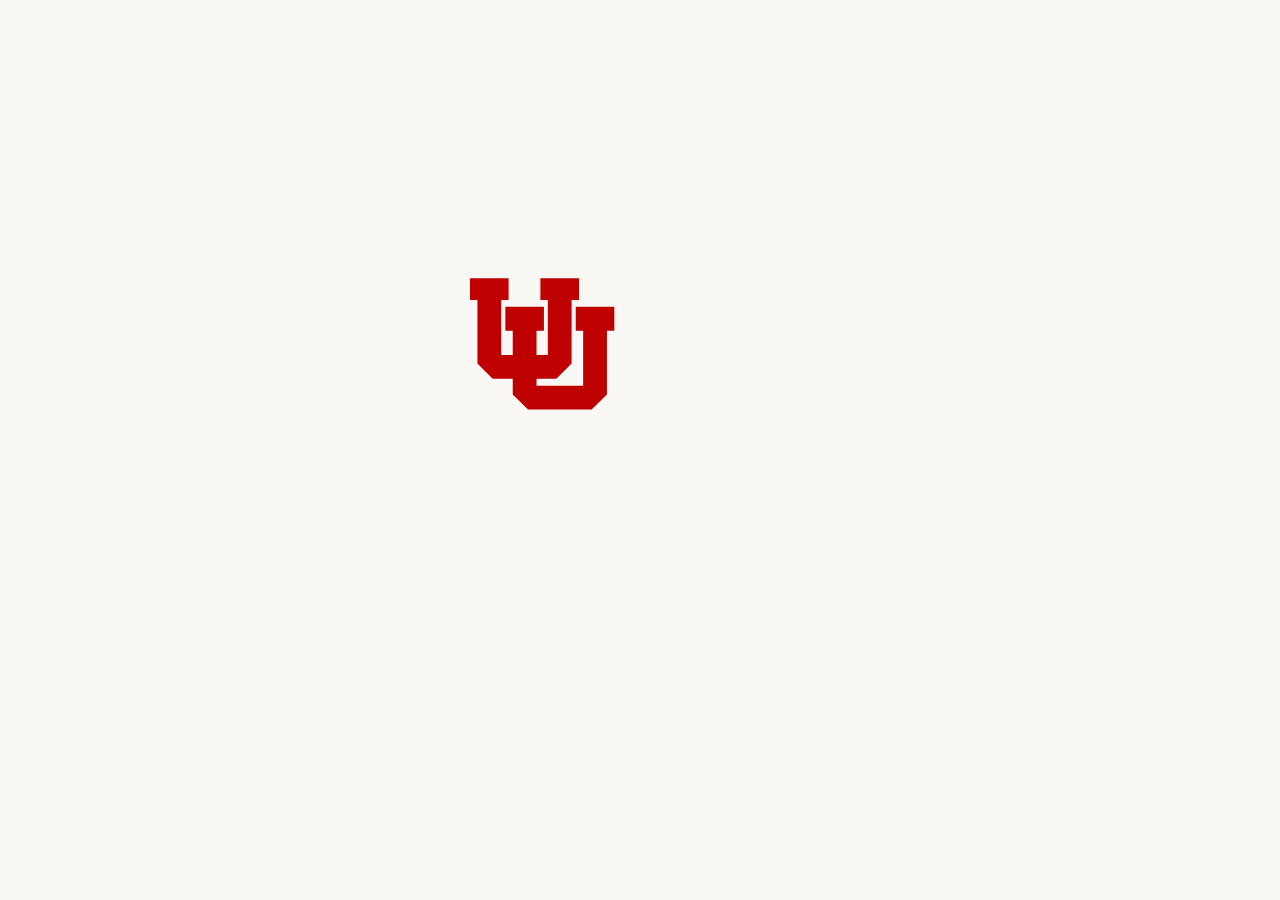
<file: index.html>
<!DOCTYPE html>
<html lang="en">

<head>
    <meta charset="UTF-8" />
    <meta name="viewport" content="width=device-width, initial-scale=1.0" />
    <title>Graduate Visit Weekend 2026 — University of Utah</title>
    <link rel="icon" href="UU Logo-CTR_RGB.svg" type="image/svg+xml">
    <meta name="description" content="Kahlert School of Computing Graduate Visit Weekend, Feb 19–21 2026." />
    <link rel="preconnect" href="https://fonts.googleapis.com" />
    <link rel="preconnect" href="https://fonts.gstatic.com" crossorigin />
    <link href="https://fonts.googleapis.com/css2?family=Inter:wght@300;400;500;600&display=swap" rel="stylesheet" />
    <style>
        /* ── Reset ── */
        *,
        *::before,
        *::after {
            box-sizing: border-box;
            margin: 0;
            padding: 0;
        }

        :root {
            --red: #be0000;
            --red-dark: #7a0000;
            --cream: #faf8f5;
        }

        html,
        body {
            width: 100%;
            height: 100%;
            overflow: hidden;
            background: var(--cream);
            font-family: 'Inter', system-ui, sans-serif;
        }

        /* ── Splash screen ── */
        #splash {
            position: fixed;
            inset: 0;
            display: flex;
            flex-direction: column;
            align-items: center;
            justify-content: center;
            background: var(--cream);
            z-index: 10;
            transition: opacity 0.5s ease, filter 0.5s ease;
        }

        /* ── Logo container ── */
        #logo-wrap {
            display: flex;
            flex-direction: column;
            align-items: center;
            gap: 28px;
        }

        /* The SVG itself */
        #uu-svg {
            width: min(340px, 72vw);
            height: auto;
            overflow: visible;
        }

        /* Every shape starts invisible */
        #uu-svg .cls-1 {
            fill: var(--red);
        }

        /* ── Block-U polygon clip animation ── */
        /*
      We animate a clipPath rect that sweeps from bottom → top,
      revealing the block-U as if it's being "drawn" upward.
    */
        #block-u-group {
            clip-path: url(#revealClip);
        }

        /* ── Text groups fade in after block-U ── */
        #text-the,
        #text-university-health,
        #text-uni-health-small {
            opacity: 0;
        }

        /* ── Tagline below logo ── */
        #tagline {
            text-align: center;
            opacity: 0;
            transform: translateY(10px);
        }

        #tagline h1 {
            font-size: clamp(1.1rem, 3.5vw, 1.5rem);
            font-weight: 600;
            color: #1a1614;
            letter-spacing: -.01em;
            line-height: 1.3;
        }

        #tagline p {
            font-size: clamp(.8rem, 2.5vw, .95rem);
            font-weight: 400;
            color: #7a6f6a;
            margin-top: 6px;
        }

        /* ── Red accent line ── */
        #accent-line {
            width: 0;
            height: 2px;
            background: var(--red);
            border-radius: 2px;
            margin: 0 auto 0;
        }

        /* ── Enter button ── */
        #enter-btn {
            opacity: 0;
            transform: translateY(8px);
            margin-top: 36px;
            padding: 13px 36px;
            background: var(--red);
            color: #fff;
            font-family: inherit;
            font-size: .95rem;
            font-weight: 500;
            border: none;
            border-radius: 40px;
            cursor: pointer;
            letter-spacing: .03em;
            box-shadow: 0 4px 20px rgba(190, 0, 0, .3);
            transition: background .2s, transform .15s, box-shadow .2s;
        }

        #enter-btn:hover {
            background: var(--red-dark);
            transform: translateY(-2px) scale(1.03);
            box-shadow: 0 8px 28px rgba(190, 0, 0, .4);
        }

        #enter-btn:active {
            transform: scale(.97);
        }

        /* ── Transition Overlays ── */
        #flood-overlay {
            position: fixed;
            top: 0;
            left: 0;
            width: 100vmax;
            height: 100vmax;
            background: var(--red);
            border-radius: 50%;
            transform: translate(-50%, -50%) scale(0);
            transform-origin: center center;
            opacity: 1;
            z-index: 100;
            pointer-events: none;
            /* Will be animated via JS */
        }

        #white-flash {
            position: fixed;
            inset: 0;
            background: #fff;
            opacity: 0;
            z-index: 101;
            pointer-events: none;
            transition: opacity 600ms ease;
        }

        #splash.splash-exiting {
            opacity: 0 !important;
            filter: blur(4px);
            pointer-events: none;
        }

        /* ── Idle bob ── */
        @keyframes bob {

            0%,
            100% {
                transform: translateY(0);
            }

            50% {
                transform: translateY(-10px);
            }
        }

        /* Applied by JS after intro finishes */
        #logo-wrap.bobbing {
            animation: bob 3.6s ease-in-out infinite;
        }

        /* ── Reduced motion ── */
        @media (prefers-reduced-motion: reduce) {
            * {
                animation-duration: .01ms !important;
                transition-duration: .01ms !important;
            }

            #logo-wrap.bobbing {
                animation: none !important;
            }
        }
    </style>
</head>

<body>

    <div id="splash">
        <div id="logo-wrap">

            <!-- ── Inline SVG with animation groups ── -->
            <svg id="uu-svg" viewBox="0 0 205.69 81.12" xmlns="http://www.w3.org/2000/svg"
                aria-label="University of Utah logo" role="img">
                <defs>
                    <style>
                        .cls-1 {
                            fill: #be0000;
                        }
                    </style>

                    <!-- Clip rect that starts at the bottom (y=81) and sweeps up to 0 -->
                    <clipPath id="revealClip">
                        <rect id="revealRect" x="-10" y="81.12" width="220" height="91.12" />
                    </clipPath>
                </defs>

                <!-- Group 1: Block-U mark (clipped / revealed upward) -->
                <g id="block-u-group">
                    <polygon class="cls-1"
                        points="35.1 80.81 25.85 71.62 25.85 62.19 13.73 62.19 4.48 53 4.48 14.45 0 14.45 0 0 23.35 0 23.35 14.45 18.87 14.45 18.87 47.74 25.85 47.74 25.85 33.08 21.38 33.08 21.38 18.62 44.72 18.62 44.72 33.08 40.25 33.08 40.25 47.74 47.07 47.74 47.07 14.45 42.59 14.45 42.59 0 65.94 0 65.94 14.45 61.47 14.45 61.47 53 52.22 62.19 40.25 62.19 40.25 66.36 68.45 66.36 68.45 33.08 63.97 33.08 63.97 18.62 87.32 18.62 87.32 33.08 82.84 33.08 82.84 71.62 73.59 80.81 35.1 80.81" />
                </g>

                <!-- Group 2: ® mark (fades in after block-U) -->
                <g id="text-the">
                    <path class="cls-1"
                        d="M81.45,77.18h0c-1.08,0-1.95.87-1.95,1.97s.87,1.98,1.95,1.98,1.94-.87,1.94-1.98-.86-1.97-1.93-1.97ZM81.45,80.81c-.87,0-1.58-.73-1.58-1.67s.71-1.66,1.57-1.66h0c.87,0,1.57.74,1.57,1.67s-.7,1.67-1.57,1.66Z" />
                    <path class="cls-1"
                        d="M81.8,79.21v-.02c.24-.07.43-.25.43-.53,0-.21-.07-.36-.2-.45-.13-.1-.35-.17-.68-.17-.26,0-.44.03-.62.05v2.2h.35v-.95h.24c.28,0,.42.11.47.38.04.29.1.49.15.56h.37c-.03-.07-.09-.2-.14-.54-.04-.32-.17-.5-.37-.53ZM81.32,79.07h-.25v-.74c.06,0,.14-.02.25-.02.39,0,.53.19.53.38,0,.27-.24.37-.53.37Z" />
                </g>

                <!-- Group 3: "THE UNIVERSITY of UTAH" text -->
                <g id="text-university-health">
                    <path class="cls-1"
                        d="M104.71,25.54c0,1.1,0,2.05.06,2.57.04.34.11.6.47.65.17.02.43.05.61.05.13,0,.19.04.19.1,0,.08-.1.12-.23.12-.79,0-1.55-.04-1.88-.04-.28,0-1.03.04-1.51.04-.16,0-.24-.04-.24-.12,0-.06.05-.1.19-.1.18,0,.32-.02.43-.05.24-.05.31-.31.35-.66.06-.5.06-1.45.06-2.55v-4.92c-.46.01-1.2.04-1.79.05-.7.02-.98.08-1.16.35-.12.18-.18.32-.2.42-.02.1-.06.14-.13.14-.08,0-.11-.06-.11-.19,0-.19.23-1.28.25-1.38.04-.16.07-.23.14-.23.1,0,.22.12.52.14.35.04.8.06,1.2.06h4.75c.38,0,.65-.04.83-.06.18-.04.28-.06.32-.06.08,0,.1.07.1.25,0,.25-.04,1.08-.04,1.39-.01.12-.04.19-.11.19-.1,0-.12-.06-.13-.24,0-.04-.01-.1-.01-.13-.02-.31-.35-.65-1.42-.67-.31-.01-.8-.02-1.51-.04v4.92Z" />
                    <path class="cls-1"
                        d="M116.42,23.76s.07-.02.07-.08v-.25c0-1.82,0-2.16-.02-2.54-.02-.41-.12-.6-.52-.68-.1-.02-.3-.04-.47-.04-.13,0-.2-.03-.2-.11s.08-.11.25-.11c.65,0,1.4.04,1.73.04.29,0,1.04-.04,1.51-.04.17,0,.25.02.25.11s-.07.11-.22.11c-.1,0-.2.01-.35.04-.32.06-.42.26-.44.68-.02.38-.02.72-.02,2.54v2.11c0,1.1,0,2.05.06,2.57.04.34.11.6.47.65.17.02.43.05.61.05.13,0,.19.04.19.1,0,.08-.1.12-.24.12-.78,0-1.54-.04-1.87-.04-.28,0-1.03.04-1.5.04-.17,0-.25-.04-.25-.12,0-.06.05-.1.19-.1.18,0,.32-.02.43-.05.24-.05.3-.31.35-.66.06-.5.06-1.45.06-2.55v-1.06s-.04-.07-.07-.07h-4.58s-.07.01-.07.07v1.06c0,1.1,0,2.05.06,2.57.04.34.11.6.47.65.17.02.43.05.61.05.13,0,.19.04.19.1,0,.08-.1.12-.24.12-.78,0-1.54-.04-1.87-.04-.28,0-1.03.04-1.51.04-.16,0-.24-.04-.24-.12,0-.06.05-.1.19-.1.18,0,.32-.02.43-.05.24-.05.3-.31.35-.66.06-.5.06-1.45.06-2.55v-2.11c0-1.82,0-2.16-.02-2.54-.02-.41-.12-.6-.52-.68-.1-.02-.3-.04-.47-.04-.13,0-.2-.03-.2-.11s.08-.11.25-.11c.65,0,1.4.04,1.73.04.29,0,1.04-.04,1.51-.04.17,0,.25.02.25.11s-.11.11-.22.11c-.1,0-.25.01-.35.02-.32.05-.42.28-.44.7-.02.38-.02.72-.02,2.54v.25c0,.06.04.08.07.08h4.58Z" />
                    <path class="cls-1"
                        d="M121.8,23.42c0-1.82,0-2.16-.02-2.54-.02-.41-.12-.6-.52-.68-.1-.02-.3-.04-.47-.04-.13,0-.2-.03-.2-.11s.08-.11.26-.11c.55,0,1.1.04,1.73.04.38,0,2.77,0,3-.01.23-.02.42-.05.52-.07.06-.01.13-.05.19-.05s.07.05.07.11c0,.08-.06.23-.1.78-.01.12-.04.65-.06.79-.01.06-.04.13-.12.13s-.11-.07-.11-.21c0-.05-.01-.24-.07-.38-.08-.21-.2-.36-.8-.43-.2-.02-1.46-.05-1.7-.05-.06,0-.08.04-.08.12v3.03c0,.08.01.13.08.13.26,0,1.64,0,1.92-.02.29-.02.47-.06.58-.18.08-.1.13-.16.19-.16.05,0,.08.02.08.1s-.05.26-.1.88c-.01.24-.05.72-.05.8,0,.1,0,.23-.11.23-.08,0-.11-.13-.11-.19-.01-.12-.01-.19-.05-.35-.06-.24-.23-.42-.67-.47-.23-.02-1.42-.04-1.7-.04-.06,0-.07.05-.07.12v.95c0,.41-.01,1.51,0,1.86.02.83.22,1.01,1.44,1.01.31,0,.82,0,1.13-.14.31-.14.46-.4.54-.89.02-.13.05-.18.13-.18.1,0,.1.1.1.22,0,.28-.1,1.09-.16,1.33-.08.31-.19.31-.65.31-1.07,0-2.12-.07-3.32-.07-.48,0-.97.04-1.51.04-.16,0-.24-.04-.24-.12,0-.06.05-.1.19-.1.18,0,.32-.02.43-.05.24-.05.3-.31.35-.66.06-.5.06-1.45.06-2.55v-2.11Z" />
                </g>

                <!-- Group 4: "UNIVERSITY HEALTH" large text -->
                <g id="text-uni-health-small">
                    <path class="cls-1"
                        d="M97.13,40.55c0,2.39.48,3.39,1.28,4.05.74.61,1.5.67,2.06.67.72,0,1.61-.23,2.27-.89.9-.91.95-2.39.95-4.08v-2.06c0-2.5,0-2.96-.03-3.49-.03-.56-.17-.82-.71-.94-.13-.03-.41-.05-.59-.05s-.28-.03-.28-.15s.12-.15.35-.15c.84,0,1.87.05,1.89.05.2,0,1.23-.05,1.88-.05.23,0,.34.03.34.15s-.1.15-.3.15c-.18,0-.28.02-.48.05-.44.08-.58.36-.61.94-.03.53-.03.99-.03,3.49v1.76c0,1.83-.18,3.77-1.56,4.95-1.17,1-2.35,1.18-3.42,1.18-.87,0-2.45-.05-3.65-1.13-.84-.76-1.46-1.97-1.46-4.36v-2.4c0-2.5,0-2.96-.03-3.49-.03-.56-.16-.82-.71-.94-.13-.03-.41-.05-.64-.05-.18,0-.28-.03-.28-.15s.12-.15.36-.15c.87,0,1.91.05,2.4.05.4,0,1.43-.05,2.02-.05.25,0,.36.03.36.15s-.1.15-.26.15c-.18,0-.28.02-.48.05-.44.08-.58.36-.61.94-.03.53-.03.99-.03,3.49v2.3Z" />
                    <path class="cls-1"
                        d="M108.87,33.76c0-.33.05-.56.21-.56.18,0,.33.21.61.51.2.21,2.7,2.9,5.1,5.28,1.12,1.12,3.42,3.57,3.7,3.83l-.16-7.47c-.02-1-.16-1.32-.56-1.48-.25-.1-.64-.1-.87-.1-.2,0-.26-.05-.26-.15,0-.13.18-.15.43-.15.86,0,1.64.05,1.99.05.18,0,.81-.05,1.61-.05.21,0,.38.02.38.15,0,.1-.1.15-.3.15-.16,0-.3,0-.49.05-.46.13-.59.48-.61,1.4-.07,3.47-.12,6.91-.18,10.38,0,.36-.07.51-.21.51-.18,0-.38-.18-.56-.36-1.04-.99-3.14-3.14-4.85-4.84-1.79-1.78-3.67-3.88-3.96-4.19l.18,6.96c.03,1.28.25,1.71.58,1.83.28.1.59.12.86.12.18,0,.28.03.28.13,0,.13-.15.16-.38.16-1.07,0-1.73-.05-2.04-.05-.15,0-.92.05-1.78.05-.21,0-.36-.02-.36-.16,0-.1.1-.13.26-.13.21,0,.51-.02.74-.08.43-.13.49-.61.51-2.04.05-3.49.12-7.55.15-9.74Z" />
                    <path class="cls-1"
                        d="M124.47,38.25c0-2.5,0-2.96-.03-3.49-.03-.56-.2-.84-.56-.92-.18-.05-.39-.07-.59-.07-.17,0-.26-.03-.26-.17,0-.1.13-.13.39-.13.62,0,1.66.05,2.14.05.41,0,1.38-.05,2.01-.05.21,0,.35.03.35.13,0,.13-.1.17-.26.17s-.3.02-.49.05c-.44.08-.58.36-.61.94-.03.53-.03.99-.03,3.49v2.9c0,1.59,0,2.89.07,3.6.05.44.17.74.66.81.23.03.59.07.84.07.18,0,.26.05.26.13,0,.12-.13.16-.31.16-1.09,0-2.12-.05-2.57-.05-.38,0-1.42.05-2.07.05-.21,0-.33-.05-.33-.16,0-.08.07-.13.26-.13.25,0,.44-.03.59-.07.33-.07.43-.35.48-.82.08-.69.08-1.99.08-3.59v-2.9Z" />
                    <path class="cls-1"
                        d="M131.05,35.09c-.38-.9-.66-1.09-1.25-1.25-.25-.07-.51-.07-.64-.07-.15,0-.2-.05-.2-.15,0-.13.18-.15.43-.15.87,0,1.81.05,2.38.05.41,0,1.2-.05,2.02-.05.2,0,.38.03.38.15s-.1.15-.25.15c-.26,0-.51.02-.64.12-.11.08-.16.2-.16.34,0,.21.15.67.38,1.27.91,2.37,2.01,5.28,2.86,7.55.71-1.81,2.88-7.19,3.27-8.27.08-.21.15-.46.15-.61,0-.13-.07-.26-.21-.31-.2-.07-.44-.08-.66-.08-.15,0-.28-.02-.28-.13,0-.13.15-.17.46-.17.82,0,1.51.05,1.73.05.28,0,1.05-.05,1.55-.05.21,0,.35.03.35.15s-.1.15-.26.15-.51,0-.81.2c-.21.15-.46.43-.9,1.48-.64,1.55-1.09,2.43-1.97,4.46-1.05,2.4-1.83,4.19-2.19,5.02-.43.95-.53,1.22-.76,1.22-.21,0-.31-.23-.62-1l-4.14-10.05Z" />
                    <path class="cls-1"
                        d="M144.97,38.25c0-2.5,0-2.96-.03-3.49-.03-.56-.17-.82-.71-.94-.13-.03-.41-.05-.64-.05-.18,0-.28-.03-.28-.15s.12-.15.36-.15c.76,0,1.51.05,2.37.05.53,0,3.8,0,4.11-.02.31-.03.58-.07.71-.1.08-.02.18-.07.26-.07s.1.07.1.15c0,.12-.08.31-.13,1.07-.02.17-.05.89-.08,1.09-.02.08-.05.18-.16.18s-.15-.1-.15-.3c0-.07-.02-.33-.1-.53-.12-.3-.28-.49-1.1-.59-.28-.03-2.01-.07-2.33-.07-.08,0-.12.05-.12.17v4.16c0,.12.02.18.12.18.36,0,2.25,0,2.63-.03.39-.03.64-.08.79-.25.12-.13.18-.21.26-.21.07,0,.11.03.11.13s-.07.36-.13,1.2c-.02.33-.07.99-.07,1.1,0,.13,0,.31-.15.31-.12,0-.15-.18-.15-.26-.02-.16-.02-.26-.07-.48-.08-.33-.31-.58-.92-.64-.31-.03-1.94-.05-2.34-.05-.08,0-.1.07-.1.16v1.3c0,.56-.02,2.07,0,2.55.03,1.14.3,1.38,1.97,1.38.43,0,1.12,0,1.55-.2s.62-.54.74-1.22c.03-.18.07-.25.18-.25.13,0,.13.13.13.3,0,.38-.13,1.5-.21,1.83-.12.43-.26.43-.89.43-1.46,0-2.91-.1-4.56-.1-.66,0-1.33.05-2.07.05-.21,0-.33-.05-.33-.16,0-.08.07-.13.26-.13.25,0,.44-.03.59-.07.33-.07.41-.43.48-.91.08-.69.08-1.99.08-3.5v-2.9Z" />
                    <path class="cls-1"
                        d="M154.97,38.25c0-2.5,0-2.96-.03-3.49-.03-.56-.17-.82-.71-.94-.13-.03-.41-.05-.64-.05-.18,0-.28-.03-.28-.15s.12-.15.36-.15c.87,0,1.91.05,2.25.05.56,0,1.81-.05,2.32-.05,1.04,0,2.14.1,3.03.71.46.31,1.12,1.15,1.12,2.25,0,1.22-.49,2.32-2.16,3.67,1.46,1.84,2.6,3.32,3.57,4.34.92.95,1.58,1.07,1.83,1.12.18.03.33.05.46.05s.2.05.2.13c0,.13-.12.16-.31.16h-1.61c-.92,0-1.33-.08-1.76-.31-.71-.38-1.33-1.15-2.25-2.42-.66-.9-1.41-2.02-1.63-2.27-.08-.1-.18-.12-.3-.12l-1.38-.03c-.08,0-.13.03-.13.13v.23c0,1.53,0,2.83.08,3.52.05.48.15.84.64.91.25.03.61.07.81.07.13,0,.2.05.2.13,0,.12-.12.16-.33.16-.95,0-2.17-.05-2.42-.05-.31,0-1.35.05-2.01.05-.21,0-.33-.05-.33-.16,0-.08.07-.13.26-.13.25,0,.44-.03.59-.07.33-.07.41-.43.48-.91.08-.69.08-1.99.08-3.5v-2.9ZM156.91,39.55c0,.18.03.25.15.3.34.12.84.16,1.25.16.66,0,.87-.07,1.17-.28.49-.36.97-1.12.97-2.47,0-2.33-1.55-3.01-2.52-3.01-.41,0-.71.02-.87.07-.12.03-.15.1-.15.23v5Z" />
                    <path class="cls-1"
                        d="M166.64,45.72c-.26-.12-.31-.2-.31-.56,0-.9.07-1.89.08-2.15.02-.25.07-.43.2-.43.15,0,.17.15.17.28,0,.21.07.56.15.84.36,1.22,1.33,1.66,2.35,1.66,1.48,0,2.2-1,2.2-1.88,0-.81-.25-1.56-1.61-2.63l-.76-.59c-1.81-1.42-2.43-2.57-2.43-3.9,0-1.81,1.51-3.11,3.8-3.11.62,0,1.12.07,1.51.13.28.05.49.1.67.15.15.03.23.08.23.2,0,.21-.07.69-.07,1.97,0,.36-.05.49-.18.49-.12,0-.16-.1-.16-.3,0-.15-.08-.66-.43-1.08-.25-.31-.72-.81-1.79-.81-1.22,0-1.96.71-1.96,1.69,0,.76.38,1.33,1.74,2.37l.46.35c1.99,1.5,2.7,2.63,2.7,4.19,0,.95-.36,2.09-1.55,2.86-.82.53-1.74.67-2.62.67-.95,0-1.69-.12-2.4-.43Z" />
                    <path class="cls-1"
                        d="M176.5,38.25c0-2.5,0-2.96-.03-3.49-.03-.56-.2-.84-.56-.92-.18-.05-.39-.07-.59-.07-.17,0-.26-.03-.26-.17,0-.1.13-.13.39-.13.62,0,1.66.05,2.14.05.41,0,1.38-.05,2.01-.05.21,0,.35.03.35.13,0,.13-.1.17-.26.17s-.3.02-.49.05c-.44.08-.58.36-.61.94-.03.53-.03.99-.03,3.49v2.9c0,1.59,0,2.89.07,3.6.05.44.17.74.66.81.23.03.59.07.84.07.18,0,.26.05.26.13,0,.12-.13.16-.31.16-1.09,0-2.12-.05-2.57-.05-.38,0-1.42.05-2.07.05-.21,0-.33-.05-.33-.16,0-.08.07-.13.26-.13.25,0,.44-.03.59-.07.33-.07.43-.35.48-.82.08-.69.08-1.99.08-3.59v-2.9Z" />
                    <path class="cls-1"
                        d="M188.08,41.15c0,1.51,0,2.81.08,3.52.05.46.15.82.64.89.23.03.59.07.84.07.18,0,.26.05.26.13,0,.12-.13.16-.31.16-1.08,0-2.12-.05-2.58-.05-.38,0-1.42.05-2.07.05-.21,0-.33-.05-.33-.16,0-.08.07-.13.26-.13.25,0,.44-.03.59-.07.33-.07.43-.43.48-.91.08-.69.08-1.99.08-3.5v-6.74c-.62.02-1.64.05-2.45.07-.95.03-1.35.12-1.6.48-.17.25-.25.44-.28.58-.03.13-.08.2-.18.2-.12,0-.15-.08-.15-.26,0-.26.31-1.76.34-1.89.05-.21.1-.31.2-.31.13,0,.3.16.71.2.48.05,1.1.08,1.64.08h6.51c.53,0,.89-.05,1.13-.08.25-.05.38-.08.44-.08.12,0,.13.1.13.34,0,.35-.05,1.48-.05,1.91-.02.17-.05.26-.15.26-.13,0-.17-.08-.18-.33,0-.05-.02-.13-.02-.18-.03-.43-.48-.89-1.94-.92-.43-.02-1.1-.03-2.07-.05v6.74Z" />
                    <path class="cls-1"
                        d="M198.31,41.66c0-.89-.17-1.25-.38-1.73-.11-.26-2.32-3.88-2.89-4.74-.41-.61-.82-1.02-1.13-1.2-.21-.12-.49-.21-.69-.21-.13,0-.25-.03-.25-.15,0-.1.12-.15.31-.15.3,0,1.53.05,2.07.05.35,0,1.02-.05,1.76-.05.17,0,.25.05.25.15s-.12.12-.36.18c-.15.03-.23.17-.23.3s.08.33.2.56c.23.49,2.53,4.46,2.8,4.92.17-.39,2.24-4.01,2.47-4.52.16-.36.23-.64.23-.85,0-.17-.07-.35-.35-.41-.15-.03-.3-.07-.3-.16,0-.12.08-.15.28-.15.54,0,1.07.05,1.55.05.36,0,1.45-.05,1.76-.05.18,0,.3.03.3.13,0,.12-.13.17-.31.17-.17,0-.48.07-.72.2-.35.16-.53.36-.89.81-.54.66-2.85,4.52-3.14,5.23-.25.59-.25,1.1-.25,1.65v1.35c0,.26,0,.95.05,1.64.03.48.18.84.67.91.23.03.59.07.82.07.18,0,.26.05.26.13,0,.12-.13.16-.35.16-1.04,0-2.07-.05-2.52-.05-.41,0-1.45.05-2.06.05-.23,0-.36-.03-.36-.16,0-.08.08-.13.26-.13.23,0,.43-.03.58-.07.33-.07.48-.43.51-.91.05-.69.05-1.38.05-1.64v-1.35Z" />
                    <!-- UNIVERSITY HEALTH large -->
                    <path class="cls-1"
                        d="M113.92,62.65c0,3.91.78,5.55,2.1,6.63,1.21,1,2.45,1.1,3.37,1.1,1.19,0,2.64-.38,3.72-1.46,1.48-1.48,1.56-3.91,1.56-6.68v-3.37c0-4.1,0-4.85-.05-5.71-.05-.92-.27-1.35-1.16-1.54-.22-.05-.67-.08-.97-.08s-.46-.05-.46-.24.19-.24.57-.24c1.37,0,3.07.08,3.1.08.32,0,2.02-.08,3.07-.08.38,0,.57.05.57.24s-.16.24-.48.24c-.3,0-.46.03-.78.08-.73.13-.94.59-1,1.54-.05.86-.05,1.62-.05,5.71v2.88c0,2.99-.3,6.17-2.56,8.11-1.91,1.64-3.85,1.94-5.61,1.94-1.43,0-4.01-.08-5.98-1.86-1.38-1.24-2.4-3.23-2.4-7.14v-3.93c0-4.1,0-4.85-.05-5.71-.05-.92-.27-1.35-1.16-1.54-.22-.05-.67-.08-1.05-.08-.3,0-.46-.05-.46-.24s.19-.24.59-.24c1.43,0,3.13.08,3.93.08.65,0,2.34-.08,3.31-.08.4,0,.59.05.59.24s-.16.24-.43.24c-.3,0-.46.03-.78.08-.73.13-.94.59-1,1.54-.05.86-.05,1.62-.05,5.71v3.77Z" />
                    <path class="cls-1"
                        d="M141.3,63.62c0,2.48,0,4.61.13,5.77.08.75.24,1.35,1.05,1.46.38.05.97.11,1.37.11.3,0,.43.08.43.22,0,.19-.22.27-.51.27-1.78,0-3.48-.08-4.23-.08-.62,0-2.32.08-3.4.08-.35,0-.54-.08-.54-.27,0-.13.11-.22.43-.22.4,0,.73-.05.97-.11.54-.11.7-.7.78-1.48.13-1.13.13-3.26.13-5.74v-11.05c-1.02.03-2.69.08-4.01.11-1.56.05-2.21.19-2.61.78-.27.4-.4.73-.46.94-.05.22-.13.32-.3.32-.19,0-.24-.13-.24-.43,0-.43.51-2.88.57-3.1.08-.35.16-.51.32-.51.22,0,.49.27,1.16.32.78.08,1.81.13,2.7.13h10.67c.86,0,1.46-.08,1.86-.13.4-.08.62-.13.73-.13.19,0,.22.16.22.57,0,.57-.08,2.42-.08,3.13-.03.27-.08.43-.24.43-.22,0-.27-.13-.3-.54,0-.08-.03-.21-.03-.3-.05-.7-.78-1.46-3.18-1.51-.7-.03-1.8-.05-3.39-.08v11.05Z" />
                    <path class="cls-1"
                        d="M153.62,64.4c-.13,0-.19.05-.24.21l-1.46,3.85c-.27.67-.4,1.32-.4,1.64,0,.49.24.84,1.08.84h.4c.32,0,.4.05.4.22,0,.21-.16.27-.46.27-.86,0-2.02-.08-2.86-.08-.3,0-1.78.08-3.18.08-.35,0-.51-.05-.51-.27,0-.16.16-.22.38-.22.24,0,.57-.03.78-.05,1.24-.16,1.75-1.08,2.29-2.43l6.76-16.92c.32-.78.51-1.08.75-1.08.21,0,.4.24.67.86.65,1.48,4.96,12.48,6.68,16.57,1.02,2.42,1.8,2.8,2.37,2.94.4.08.81.11,1.13.11.22,0,.35.05.35.22,0,.21-.24.27-1.24.27s-3.13,0-5.28-.05c-.49-.03-.62-.05-.62-.21,0-.13.11-.22.38-.24.19-.05.38-.3.24-.62l-2.16-5.71c-.05-.13-.13-.19-.27-.19h-6.01ZM159.11,63.05c.13,0,.16-.08.13-.16l-2.43-6.66c-.08-.24-.19-.32-.3,0l-2.48,6.63c-.03.11,0,.19.11.19h4.96Z" />
                    <path class="cls-1"
                        d="M185.33,59.63c.08,0,.16-.05.16-.19v-.57c0-4.1,0-4.85-.05-5.71-.05-.92-.27-1.35-1.16-1.54-.21-.05-.67-.08-1.05-.08-.3,0-.46-.05-.46-.24s.19-.24.56-.24c1.46,0,3.15.08,3.88.08.65,0,2.34-.08,3.39-.08.38,0,.57.05.57.24s-.16.24-.48.24c-.22,0-.46.03-.78.08-.73.13-.94.59-1,1.54-.05.86-.05,1.62-.05,5.71v4.74c0,2.48,0,4.61.13,5.77.08.75.24,1.35,1.05,1.46.38.05.97.11,1.37.11.3,0,.43.08.43.22,0,.19-.21.27-.54.27-1.75,0-3.45-.08-4.2-.08-.62,0-2.32.08-3.37.08-.38,0-.57-.08-.57-.27,0-.13.11-.22.43-.22.4,0,.73-.05.97-.11.54-.11.67-.7.78-1.48.13-1.13.13-3.26.13-5.74v-2.37c0-.11-.08-.16-.16-.16h-10.29c-.08,0-.16.03-.16.16v2.37c0,2.48,0,4.61.13,5.77.08.75.24,1.35,1.05,1.46.38.05.97.11,1.38.11.3,0,.43.08.43.22,0,.19-.22.27-.54.27-1.75,0-3.45-.08-4.21-.08-.62,0-2.32.08-3.39.08-.35,0-.54-.08-.54-.27,0-.13.11-.22.43-.22.4,0,.73-.05.97-.11.54-.11.67-.7.78-1.48.13-1.13.13-3.26.13-5.74v-4.74c0-4.1,0-4.85-.05-5.71-.05-.92-.27-1.35-1.16-1.54-.22-.05-.67-.08-1.05-.08-.3,0-.46-.05-.46-.24s.19-.24.57-.24c1.46,0,3.15.08,3.88.08.65,0,2.35-.08,3.4-.08.38,0,.57.05.57.24s-.24.24-.49.24c-.21,0-.56.03-.78.05-.73.11-.94.62-1,1.56-.05.86-.05,1.62-.05,5.71v.57c0,.13.08.19.16.19h10.29Z" />
                    <!-- oj mark -->
                    <path class="cls-1"
                        d="M100.15,60.04c.01,1.26-.64,2.72-1.69,3.42-.56.38-1.16.53-1.83.53-.88,0-1.99-.35-1.98-1.96,0-1.27.68-2.7,1.73-3.43.51-.36,1.13-.57,1.77-.57,1.29,0,2,.71,2,2.01ZM96.91,59.23c-.56.77-1.01,2.24-1.01,3.17,0,.85.4,1.13.84,1.13.36,0,.71-.17,1.03-.56.64-.77,1.14-2.43,1.14-3.43-.01-.6-.23-1.08-.78-1.08-.43,0-.83.22-1.22.77Z" />
                    <path class="cls-1"
                        d="M102.43,58.26c.3-1.09.64-1.89,1.27-2.51.53-.49,1.09-.7,1.69-.7.75,0,1.25.39,1.25.98,0,.51-.4.7-.68.7-.3,0-.49-.14-.46-.39.03-.13.05-.29.05-.38.01-.27-.08-.47-.4-.47-.38,0-.66.42-.88.99-.2.51-.36,1.13-.52,1.78h1.3l-.17.46-1.27.09c-.51,2.08-1.09,4.32-1.48,5.34-.46,1.12-1.01,1.86-1.91,2.39-.43.26-.81.32-1.22.32-.49,0-.98-.35-.98-.78,0-.3.25-.6.52-.7.21-.1.35-.03.47.17.25.38.51.61.78.61.44,0,.69-.42.96-1.3.31-.95,1-3.71,1.53-6.06l-.99-.09.18-.46h.95Z" />
                </g>
            </svg>

            <!-- Tagline -->
            <div id="tagline">
                <div id="accent-line"></div>
                <h1 style="margin-top:18px">Graduate Visit Weekend 2026</h1>
                <p>Kahlert School of Computing &nbsp;·&nbsp; Feb 19–21</p>
            </div>

            <!-- Enter button -->
            <button id="enter-btn" onclick="goToSchedule()" aria-label="Start your visit">
                Get Started →
            </button>
        </div>
    </div>

    <!-- ── Transition overlays ── -->
    <div id="flood-overlay"></div>
    <div id="white-flash"></div>

    <script>
        /* ─── Animation timeline ─────────────────────────────────────
           t=0      page loads
           t=200ms  block-U starts sweeping up (800ms)
           t=900ms  text groups fade in (400ms each, staggered)
           t=1300ms tagline + accent line animate in
           t=1700ms enter button fades in
        ──────────────────────────────────────────────────────────── */

        const revealRect = document.getElementById('revealRect');
        const textThe = document.getElementById('text-the');
        const textUni = document.getElementById('text-university-health');
        const textSmall = document.getElementById('text-uni-health-small');
        const tagline = document.getElementById('tagline');
        const accentLine = document.getElementById('accent-line');
        const enterBtn = document.getElementById('enter-btn');



        // Respect reduced-motion
        const noMotion = window.matchMedia('(prefers-reduced-motion: reduce)').matches;

        function animate(el, props, durationMs, easingFn, delayMs = 0) {
            if (noMotion) {
                // Apply end state immediately
                Object.assign(el.style, props.to);
                return;
            }
            setTimeout(() => {
                el.style.transition = `all ${durationMs}ms ${easingFn}`;
                Object.assign(el.style, props.to);
            }, delayMs);
        }

        // ── Step 1: Sweep the clip rect upward to reveal the block-U ──
        // SVG viewBox height = 81.12. We animate the rect's y from 81.12 → 0
        // using a JS rAF loop so we can use a custom easing.
        function easeOutExpo(t) {
            return t === 1 ? 1 : 1 - Math.pow(2, -10 * t);
        }
        function easeOutCubic(t) {
            return 1 - Math.pow(1 - t, 3);
        }

        const SWEEP_DELAY = 200;   // ms before sweep starts
        const SWEEP_DURATION = 900;   // ms for the block-U reveal
        const SVG_HEIGHT = 81.12;

        if (noMotion) {
            // Show everything at once
            revealRect.setAttribute('y', '0');
            [textThe, textUni, textSmall].forEach(el => el.style.opacity = '1');
            tagline.style.opacity = '1';
            tagline.style.transform = 'translateY(0)';
            accentLine.style.width = '120px';
            enterBtn.style.opacity = '1';
            enterBtn.style.transform = 'translateY(0)';
        } else {
            let sweepStart = null;

            function sweepFrame(ts) {
                if (!sweepStart) sweepStart = ts;
                const elapsed = ts - sweepStart;
                const t = Math.min(elapsed / SWEEP_DURATION, 1);
                const eased = easeOutExpo(t);
                // y sweeps from SVG_HEIGHT → 0
                const y = SVG_HEIGHT * (1 - eased);
                revealRect.setAttribute('y', y.toFixed(3));
                if (t < 1) {
                    requestAnimationFrame(sweepFrame);
                }
            }

            setTimeout(() => requestAnimationFrame(sweepFrame), SWEEP_DELAY);

            // ── Step 2: Fade in text groups ──
            const TEXT_START = SWEEP_DELAY + SWEEP_DURATION * 0.6; // start while sweep is still going

            animate(textThe, { to: { opacity: '1', transition: 'opacity 350ms ease' } }, 350, 'ease', TEXT_START);
            animate(textUni, { to: { opacity: '1', transition: 'opacity 400ms ease' } }, 400, 'ease', TEXT_START + 80);
            animate(textSmall, { to: { opacity: '1', transition: 'opacity 400ms ease' } }, 400, 'ease', TEXT_START + 160);

            // ── Step 3: Tagline slides up ──
            const TAGLINE_START = SWEEP_DELAY + SWEEP_DURATION + 100;
            setTimeout(() => {
                tagline.style.transition = 'opacity 500ms ease, transform 500ms cubic-bezier(.4,0,.2,1)';
                tagline.style.opacity = '1';
                tagline.style.transform = 'translateY(0)';
            }, TAGLINE_START);

            // Accent line expands
            setTimeout(() => {
                accentLine.style.transition = 'width 500ms cubic-bezier(.4,0,.2,1)';
                accentLine.style.width = '120px';
            }, TAGLINE_START + 100);

            // ── Step 4: Enter button fades in ──
            setTimeout(() => {
                enterBtn.style.transition = 'opacity 400ms ease, transform 400ms cubic-bezier(.4,0,.2,1)';
                enterBtn.style.opacity = '1';
                enterBtn.style.transform = 'translateY(0)';
            }, TAGLINE_START + 400);
        }

        // ── Navigate to schedule — Red Flood Transition ──
        function goToSchedule() {
            if (goToSchedule._running) return;
            goToSchedule._running = true;

            const btn = document.getElementById('enter-btn');
            const flood = document.getElementById('flood-overlay');
            const flash = document.getElementById('white-flash');

            // 1. Position flood at the button's center
            // (getBoundingClientRect is relative to viewport, which matches fixed pos)
            const rect = btn.getBoundingClientRect();
            const cx = rect.left + rect.width / 2;
            const cy = rect.top + rect.height / 2;

            flood.style.left = cx + 'px';
            flood.style.top = cy + 'px';

            // 2. Animate flood expansion
            // Scale up enough to cover the screen. 
            // 100vmax diameter is usually enough, but we scale by 4 to be safe for corners.
            flood.style.transition = 'transform 800ms cubic-bezier(0.6, 0, 0.2, 1)';
            flood.offsetHeight; // force reflow
            flood.style.transform = 'translate(-50%, -50%) scale(4)';

            // 3. Fade to white
            // We'll start the white fade shortly before the red flood finishes
            setTimeout(() => {
                flash.style.opacity = '1';
            }, 600);

            // 4. Navigate
            setTimeout(() => {
                window.location.href = 'schedule.html';
            }, 1200);
        }

        // ── Start idle bob after intro is done ──
        const BOB_START = noMotion ? 0 : SWEEP_DELAY + SWEEP_DURATION + 100 + 400 + 600;
        setTimeout(() => {
            const logoWrap = document.getElementById('logo-wrap');
            if (logoWrap) logoWrap.classList.add('bobbing');
        }, BOB_START);
    </script>

</body>

</html>
</file>
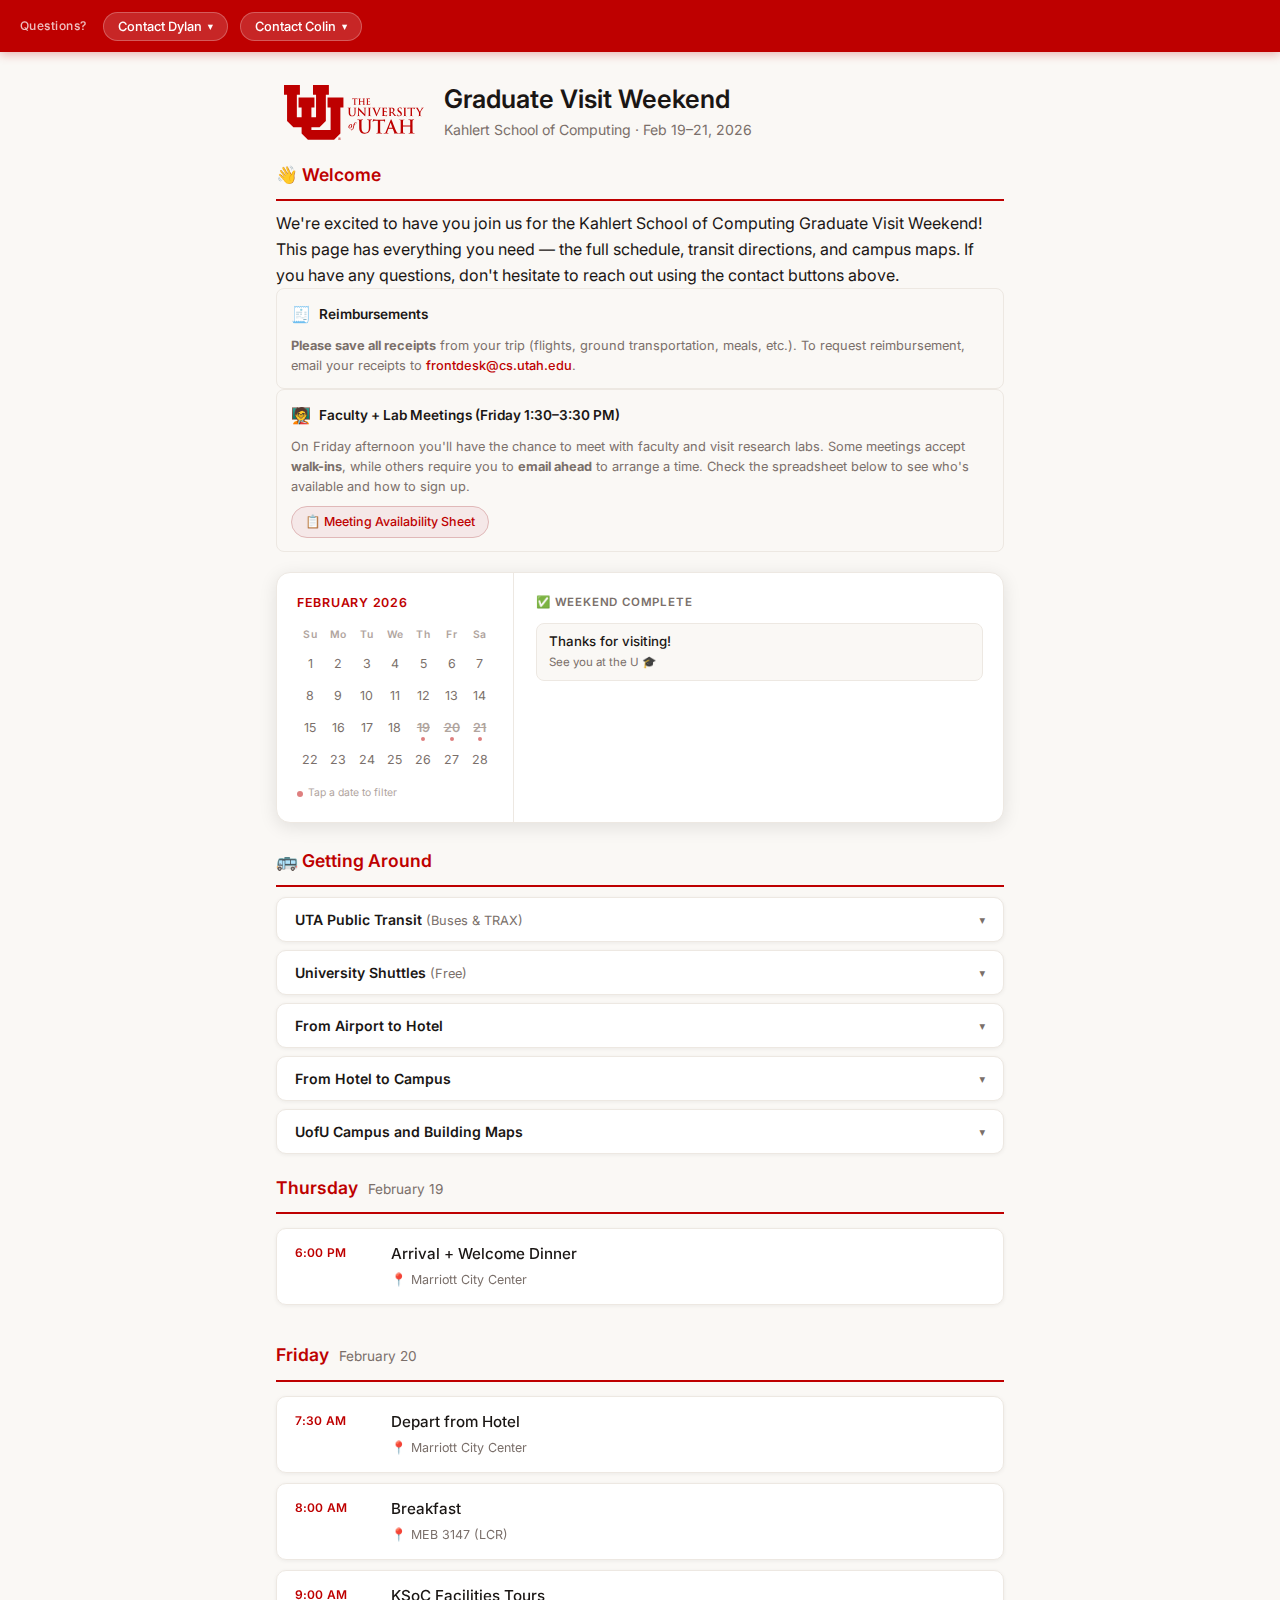
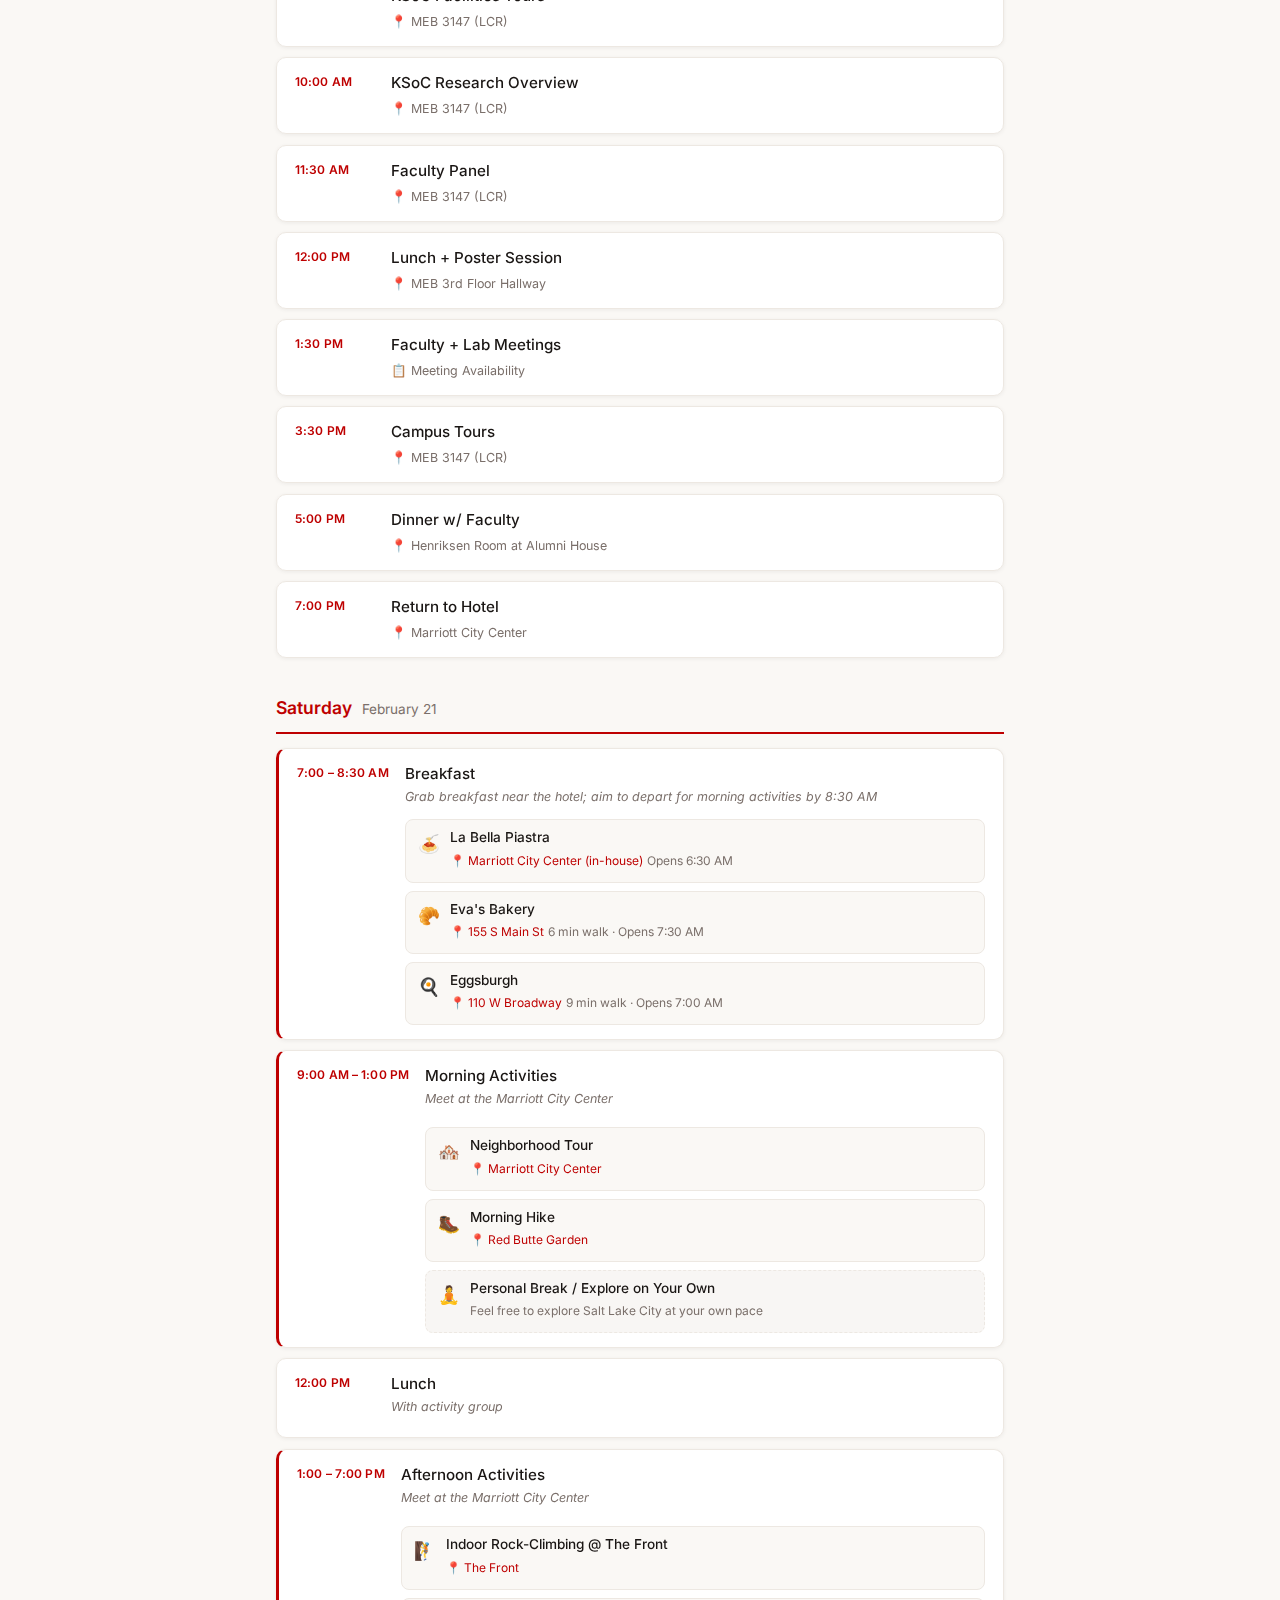
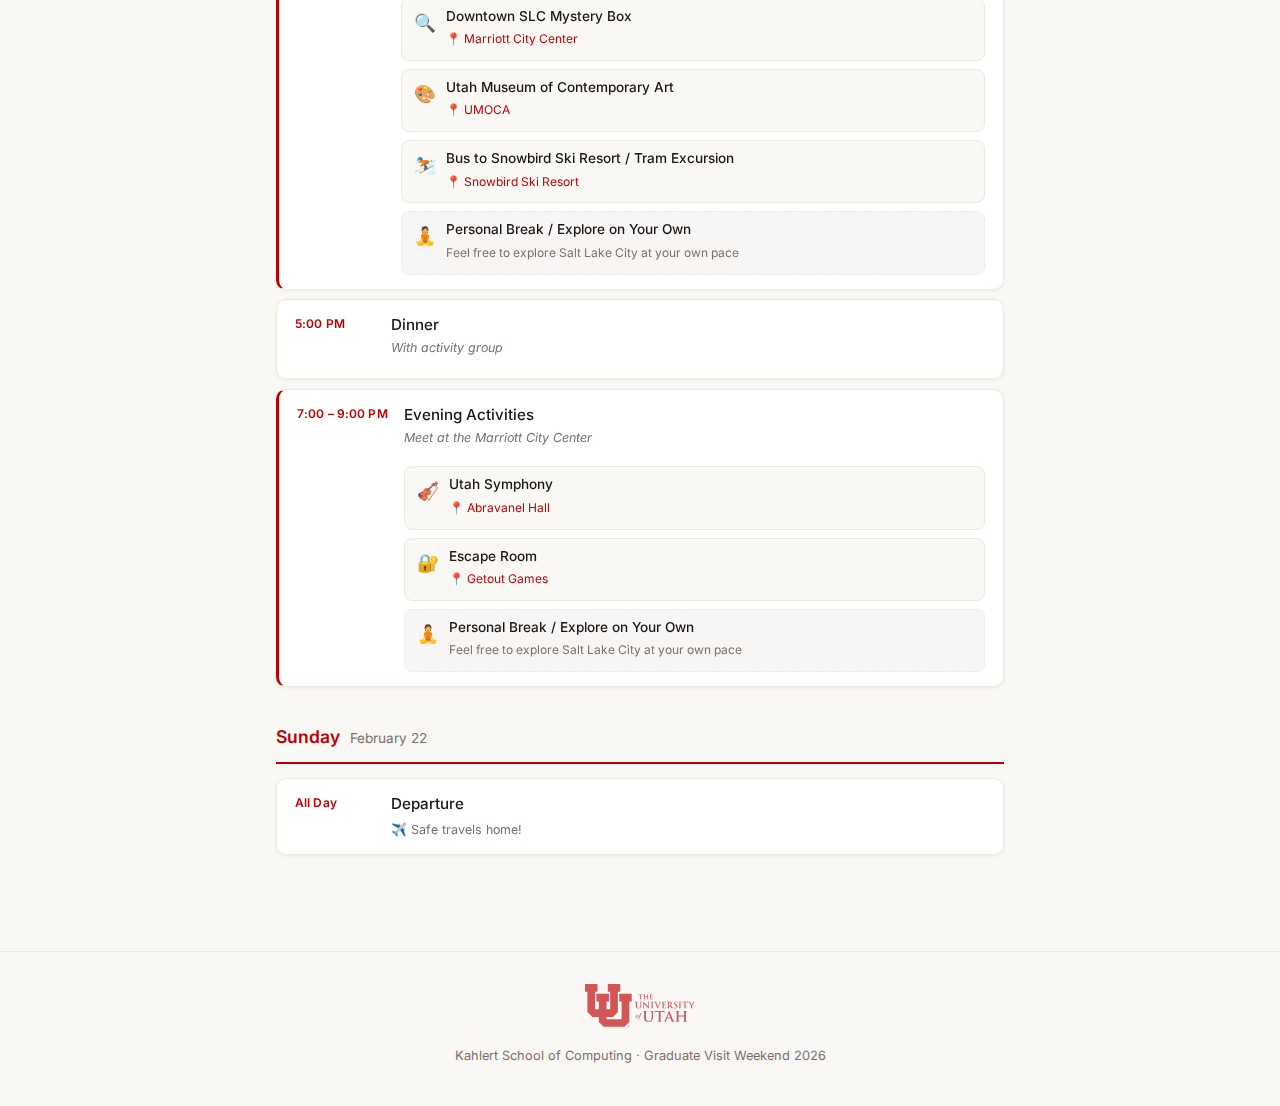
<file: schedule.html>
<!DOCTYPE html>
<html lang="en">

<head>
    <meta charset="UTF-8" />
    <meta name="viewport" content="width=device-width, initial-scale=1.0" />
    <title>Graduate Visit Weekend — University of Utah</title>
    <link rel="icon" href="UU Logo-CTR_RGB.svg" type="image/svg+xml">
    <meta name="description"
        content="Official schedule for the University of Utah KSoC Graduate Visit Weekend, February 19–21, 2026." />
    <link rel="preconnect" href="https://fonts.googleapis.com" />
    <link rel="preconnect" href="https://fonts.gstatic.com" crossorigin />
    <link href="https://fonts.googleapis.com/css2?family=Inter:wght@300;400;500;600&display=swap" rel="stylesheet" />
    <link rel="stylesheet" href="styles.css" />
</head>

<body>

    <!-- Sticky Contact Bar -->
    <div class="contact-bar">
        <span class="contact-label">Questions?</span>
        <div class="contact-group">
            <button class="contact-btn" onclick="toggleContact('dylan')" aria-expanded="false" id="btn-dylan">
                Contact Dylan <span class="chevron">▾</span>
            </button>
            <div class="contact-detail" id="dylan">
                <a href="tel:+1XXXXXXXXXX">📞 (763) 220-3275</a>
            </div>
        </div>
        <div class="contact-group">
            <button class="contact-btn" onclick="toggleContact('colin')" aria-expanded="false" id="btn-colin">
                Contact Colin <span class="chevron">▾</span>
            </button>
            <div class="contact-detail" id="colin">
                <a href="tel:+1XXXXXXXXXX">📞 (301) 337-9140</a>
            </div>
        </div>
    </div>

    <!-- Header -->
    <header class="site-header">
        <img src="UU Logo-HRZ_RED.svg" alt="University of Utah" class="uu-logo" />
        <div class="header-text">
            <h1>Graduate Visit Weekend</h1>
            <p class="header-sub">Kahlert School of Computing · Feb 19–21, 2026</p>
        </div>
    </header>

    <!-- ── Welcome ── -->
    <div class="ga-section">
        <div class="ga-title-row">
            <span class="ga-section-title">👋 Welcome</span>
        </div>
        <div class="welcome-body">
            <p>We're excited to have you join us for the Kahlert School of Computing Graduate Visit Weekend! This page has everything you need — the full schedule, transit directions, and campus maps. If you have any questions, don't hesitate to reach out using the contact buttons above.</p>

            <div class="gh-info-card">
                <div class="gh-info-header">
                    <span class="gh-info-icon">🧾</span>
                    <span class="gh-info-card-title">Reimbursements</span>
                </div>
                <div class="gh-info-body">
                    <strong>Please save all receipts</strong> from your trip (flights, ground transportation, meals, etc.). To request reimbursement, email your receipts to <a href="mailto:frontdesk@cs.utah.edu" class="gh-link">frontdesk@cs.utah.edu</a>.
                </div>
            </div>

            <div class="gh-info-card">
                <div class="gh-info-header">
                    <span class="gh-info-icon">🧑‍🏫</span>
                    <span class="gh-info-card-title">Faculty + Lab Meetings (Friday 1:30–3:30 PM)</span>
                </div>
                <div class="gh-info-body">
                    On Friday afternoon you'll have the chance to meet with faculty and visit research labs. Some meetings accept <strong>walk-ins</strong>, while others require you to <strong>email ahead</strong> to arrange a time. Check the spreadsheet below to see who's available and how to sign up.
                    <div class="gh-shuttle-links" style="margin-top: 10px;">
                        <a href="https://docs.google.com/spreadsheets/d/1qts2UAWl5vglenHFcQRy4AZZjWcZGpYZNASt9sGiTAE/edit?usp=sharing" target="_blank" rel="noopener" class="gh-shuttle-btn">📋 Meeting Availability Sheet</a>
                    </div>
                </div>
            </div>
        </div>
    </div>

    <!-- ── Live Calendar Widget ── -->
    <div class="widget-wrap">
        <div class="cal-widget" id="calWidget">

            <div class="cal-left">
                <div class="cal-month">February 2026</div>
                <div class="cal-grid">
                    <span class="cal-dow">Su</span><span class="cal-dow">Mo</span><span class="cal-dow">Tu</span>
                    <span class="cal-dow">We</span><span class="cal-dow">Th</span><span class="cal-dow">Fr</span>
                    <span class="cal-dow">Sa</span>
                    <span class="cal-day">1</span><span class="cal-day">2</span><span class="cal-day">3</span>
                    <span class="cal-day">4</span><span class="cal-day">5</span><span class="cal-day">6</span>
                    <span class="cal-day">7</span>
                    <span class="cal-day">8</span><span class="cal-day">9</span><span class="cal-day">10</span>
                    <span class="cal-day">11</span><span class="cal-day">12</span><span class="cal-day">13</span>
                    <span class="cal-day">14</span>
                    <span class="cal-day">15</span><span class="cal-day">16</span><span class="cal-day">17</span>
                    <span class="cal-day">18</span>
                    <span class="cal-day event-day" data-day="19" id="calDay19" onclick="selectDay('2026-02-19')"
                        role="button" tabindex="0" aria-label="February 19 – Thursday">19</span>
                    <span class="cal-day event-day" data-day="20" id="calDay20" onclick="selectDay('2026-02-20')"
                        role="button" tabindex="0" aria-label="February 20 – Friday">20</span>
                    <span class="cal-day event-day" data-day="21" id="calDay21" onclick="selectDay('2026-02-21')"
                        role="button" tabindex="0" aria-label="February 21 – Saturday">21</span>
                    <span class="cal-day">22</span><span class="cal-day">23</span><span class="cal-day">24</span>
                    <span class="cal-day">25</span><span class="cal-day">26</span><span class="cal-day">27</span>
                    <span class="cal-day">28</span>
                </div>
                <div class="cal-legend">
                    <span class="legend-dot"></span><span>Tap a date to filter</span>
                </div>
            </div>

            <div class="cal-right">
                <div class="cal-right-header">
                    <div class="cal-right-label" id="calRightLabel">Upcoming Events</div>
                    <button class="cal-clear-btn" id="calClearBtn" onclick="clearDayFilter()" style="display:none"
                        aria-label="Clear filter">✕ All days</button>
                </div>
                <div class="cal-events-list" id="calEventsList"></div>
            </div>

        </div>
    </div>

    <!-- ── Getting Around ── -->
    <div class="ga-section">
        <div class="ga-title-row">
            <span class="ga-section-title">🚌 Getting Around</span>
        </div>
        <div class="ga-blocks">

            <!-- Block 1a: UTA Public Transit (Buses & TRAX) -->
            <div class="ga-block">
                <button class="ga-block-toggle" id="ga-toggle-transit" onclick="toggleGaBlock('transit')"
                    aria-expanded="false" aria-controls="ga-body-transit">
                    <span class="ga-block-toggle-label">UTA Public Transit <span
                            class="gh-block-sub">(Buses &amp; TRAX)</span></span>
                    <span class="ga-block-chevron">▾</span>
                </button>
                <div class="ga-block-body" id="ga-body-transit" hidden>

                    <p class="gh-info-body">Salt Lake City's public transit is run by <a href="https://www.rideuta.com/" target="_blank" rel="noopener" class="gh-link">UTA</a> and includes <strong>buses</strong> and the <strong>TRAX</strong> light-rail system.</p>

                    <!-- Free Fare Zone -->
                    <div class="gh-info-card">
                        <div class="gh-info-header">
                            <span class="gh-info-icon">🆓</span>
                            <span class="gh-info-card-title">Free Fare Zone</span>
                        </div>
                        <p class="gh-info-body">You can ride TRAX or buses for <strong>free</strong> if you
                            enter and exit within the downtown Free Fare Zone boundaries.</p>
                    </div>

                    <!-- Fares (outside Free Fare Zone) -->
                    <div class="gh-sub-title">Fares (outside Free Fare Zone)</div>
                    <div class="gh-fare-table">
                        <div class="gh-fare-row">
                            <span class="gh-fare-label">One-way</span>
                            <span class="gh-fare-price">$2.50</span>
                        </div>
                        <div class="gh-fare-row">
                            <span class="gh-fare-label">Day Pass</span>
                            <span class="gh-fare-price">$5.00</span>
                        </div>
                    </div>

                    <!-- How to Pay -->
                    <div class="gh-info-card">
                        <div class="gh-info-header">
                            <span class="gh-info-icon">💳</span>
                            <span class="gh-info-card-title">How to Pay</span>
                        </div>
                        <ul class="gh-pay-list">
                            <li><strong><a href="https://transitapp.com/" target="_blank" rel="noopener"
                                        class="gh-link">Transit App</a>:</strong> Official app for trip planning &amp;
                                mobile tickets.</li>
                            <li><strong><a href="https://www.rideuta.com/Fares-And-Passes/Individual-Fares/FAREPAY-Card" target="_blank" rel="noopener" class="gh-link">FAREPAY Card</a>:</strong> Reloadable tap-to-pay card with automatic fare capping. $3 one-time fee. Buy online at <a href="https://farepay.rideuta.com/" target="_blank" rel="noopener" class="gh-link">farepay.rideuta.com</a>, at UTA Customer Service centers, or at participating retailers. Best for frequent riders — for a short visit, the Transit App or cash may be easier.</li>
                            <li><strong>Cash:</strong> Works on buses. For TRAX, buy ticket at station machine.</li>
                        </ul>
                    </div>

                </div>
            </div>

            <!-- Block 1b: University Shuttles -->
            <div class="ga-block">
                <button class="ga-block-toggle" id="ga-toggle-shuttle" onclick="toggleGaBlock('shuttle')"
                    aria-expanded="false" aria-controls="ga-body-shuttle">
                    <span class="ga-block-toggle-label">University Shuttles <span
                            class="gh-block-sub">(Free)</span></span>
                    <span class="ga-block-chevron">▾</span>
                </button>
                <div class="ga-block-body" id="ga-body-shuttle" hidden>

                    <div class="gh-info-card">
                        <div class="gh-info-header">
                            <span class="gh-info-icon">🎓</span>
                            <span class="gh-info-card-title">U Buses</span>
                        </div>
                        <p class="gh-info-body">The University of Utah runs its own free shuttle buses around campus — separate from UTA.</p>
                        <div class="gh-shuttle-links">
                            <a href="https://uofubus.com/" target="_blank" rel="noopener" class="gh-shuttle-btn">🗺
                                uofubus.com <span class="gh-shuttle-sub">Live Tracker</span></a>
                            <a href="https://transloc.com/app/" target="_blank" rel="noopener" class="gh-shuttle-btn">📱
                                TransLoc App</a>
                        </div>
                    </div>

                </div>
            </div>

            <!-- Block 2: From SLC Airport -->
            <div class="ga-block">
                <button class="ga-block-toggle" id="ga-toggle-airport" onclick="toggleGaBlock('airport')"
                    aria-expanded="false" aria-controls="ga-body-airport">
                    <span class="ga-block-toggle-label">From Airport to Hotel</span>
                    <span class="ga-block-chevron">▾</span>
                </button>
                <div class="ga-block-body" id="ga-body-airport" hidden>
                    <div class="gh-steps">
                        <div class="gh-step">
                            <span class="gh-step-num">1</span>
                            <div class="gh-step-body">
                                <div class="gh-step-label">Rideshare</div>
                                <div class="gh-step-desc">Take an <a href="https://www.uber.com/" target="_blank"
                                        rel="noopener" class="gh-link">Uber</a> or <a href="https://www.lyft.com/"
                                        target="_blank" rel="noopener" class="gh-link">Lyft</a> directly to the hotel (Marriott City Center).<br>
                                    After collecting your luggage, follow signs to <strong>Ground Transportation</strong> on the arrivals level — rideshare pickup is curbside on the ground level of the terminal.
                                </div>
                            </div>
                        </div>
                        <div class="gh-step">
                            <span class="gh-step-num">2</span>
                            <div class="gh-step-body">
                                <div class="gh-step-label">TRAX</div>
                                <div class="gh-step-desc">Take the TRAX <span class="gh-badge" style="background:#093;color:#fff;border:none">Green Line</span> from <strong>Airport Station</strong> to
                                    <strong>Gallivan Plaza Station</strong>.<br>
                                    From the station, walk one block east on 200 S — the <strong>Marriott City Center</strong> is at 220 S State St.
                                </div>
                            </div>
                        </div>
                    </div>
                </div>
            </div>

            <!-- Block 3: Hotel to Campus -->
            <div class="ga-block">
                <button class="ga-block-toggle" id="ga-toggle-hotel" onclick="toggleGaBlock('hotel')"
                    aria-expanded="false" aria-controls="ga-body-hotel">
                    <span class="ga-block-toggle-label">From Hotel to Campus</span>
                    <span class="ga-block-chevron">▾</span>
                </button>
                <div class="ga-block-body" id="ga-body-hotel" hidden>
                    <div class="gh-steps">
                        <div class="gh-step">
                            <span class="gh-step-num">1</span>
                            <div class="gh-step-body">
                                <div class="gh-step-label">Bus Routes #1 or #2</div>
                                <div class="gh-step-desc">Take <strong>Bus #1</strong> or <strong>#2</strong> from State St / 200 S (near hotel).<br>
                                    Get off at <strong>Kennecott Mechanical Engineering Building (KMEB)</strong>.<br>
                                    From the bus stop, walk north — <strong>MEB</strong> (Merrill Engineering Building) is just up the hill past <strong>WEB</strong>.
                                </div>
                            </div>
                        </div>
                        <div class="gh-step">
                            <span class="gh-step-num">2</span>
                            <div class="gh-step-body">
                                <div class="gh-step-label">TRAX</div>
                                <div class="gh-step-desc">Walk to <strong>Gallivan Plaza Station</strong>.<br>
                                    Take the TRAX <span class="gh-badge" style="background:var(--uu-red);color:#fff;border:none">Red Line</span> to <strong>Fort Douglas Station</strong>.<br>
                                    From the station, walk west down the hill and head north along Central Campus Drive — <strong>MEB</strong> will be on your left.
                                </div>
                            </div>
                        </div>
                    </div>
                </div>
            </div>

            <!-- Block 4: UofU Campus and Building Maps -->
            <div class="ga-block">
                <button class="ga-block-toggle" id="ga-toggle-maps" onclick="toggleGaBlock('maps')"
                    aria-expanded="false" aria-controls="ga-body-maps">
                    <span class="ga-block-toggle-label">UofU Campus and Building Maps</span>
                    <span class="ga-block-chevron">▾</span>
                </button>
                <div class="ga-block-body" id="ga-body-maps" hidden>

                    <!-- Campus Map -->
                    <div class="gh-info-card">
                        <div class="gh-info-header">
                            <span class="gh-info-icon">🗺️</span>
                            <span class="gh-info-card-title">Campus Map</span>
                        </div>
                        <p class="gh-info-body">Interactive map of the University of Utah campus with building locations, parking, and transit stops.</p>
                        <div class="gh-shuttle-links">
                            <a href="https://map.utah.edu/" target="_blank" rel="noopener" class="gh-shuttle-btn">🗺️ Interactive Campus Map</a>
                            <a href="https://www.utah.edu/printable-maps/assets/main-campus-map.pdf" target="_blank" rel="noopener" class="gh-shuttle-btn">📄 Printable Map (PDF)</a>
                        </div>
                    </div>

                    <!-- MEB (Merrill Engineering Building) -->
                    <div class="gh-info-card">
                        <div class="gh-info-header">
                            <span class="gh-info-icon">🏛️</span>
                            <span class="gh-info-card-title">Merrill Engineering Building (MEB)</span>
                        </div>
                        <p class="gh-info-body">Home of the Kahlert School of Computing. Most Friday events take place here in <strong>MEB 3147 (LCR)</strong>.</p>
                        <div class="gh-shuttle-links">
                            <a href="https://maps.google.com/?q=50+S+Central+Campus+Dr,+Salt+Lake+City,+UT+84112" target="_blank" rel="noopener" class="gh-shuttle-btn">📍 Google Maps</a>
                            <a href="https://www.ece.utah.edu/wp-content/uploads/2024/01/CoE-Bldg-floorplans-MEB-highlighted.pdf" target="_blank" rel="noopener" class="gh-shuttle-btn">🏛️ Floor Plans (PDF)</a>
                        </div>
                    </div>

                    <!-- WEB (Warnock Engineering Building) -->
                    <div class="gh-info-card">
                        <div class="gh-info-header">
                            <span class="gh-info-icon">🏛️</span>
                            <span class="gh-info-card-title">Warnock Engineering Building (WEB)</span>
                        </div>
                        <p class="gh-info-body">Additional Kahlert School of Computing facilities and lab spaces.</p>
                        <div class="gh-shuttle-links">
                            <a href="https://maps.google.com/?q=72+S+Central+Campus+Dr,+Salt+Lake+City,+UT+84112" target="_blank" rel="noopener" class="gh-shuttle-btn">📍 Google Maps</a>
                            <a href="https://www.ece.utah.edu/wp-content/uploads/2024/01/CoE-Bldg-floorplans_062-WEB.pdf" target="_blank" rel="noopener" class="gh-shuttle-btn">🏛️ Floor Plans (PDF)</a>
                        </div>
                    </div>

                    <!-- Alumni House -->
                    <div class="gh-info-card">
                        <div class="gh-info-header">
                            <span class="gh-info-icon">🏠</span>
                            <span class="gh-info-card-title">Alumni House</span>
                        </div>
                        <p class="gh-info-body">Location for the Friday evening dinner with faculty.</p>
                        <div class="gh-shuttle-links">
                            <a href="https://maps.google.com/?q=155+S+Central+Campus+Dr,+Salt+Lake+City,+UT+84112" target="_blank" rel="noopener" class="gh-shuttle-btn">📍 Google Maps</a>
                        </div>
                    </div>

                </div>
            </div>

        </div>
    </div>

    <!-- ── Full Schedule ── -->
    <main class="schedule">

        <!-- Thursday -->
        <section class="day-section" id="day-thu">
            <div class="day-header">
                <span class="day-name">Thursday</span>
                <span class="day-date">February 19</span>
            </div>
            <div class="events">
                <div class="event-card" data-date="2026-02-19">
                    <div class="event-time">6:00 PM</div>
                    <div class="event-body">
                        <div class="event-title">Arrival + Welcome Dinner</div>
                        <div class="event-meta">
                            <a class="event-location map-link"
                                href="https://maps.google.com/?q=220+S+State+St,+Salt+Lake+City,+UT+84111"
                                target="_blank" rel="noopener">📍 Marriott City Center</a>

                        </div>
                    </div>
                </div>
            </div>
        </section>

        <!-- Friday -->
        <section class="day-section" id="day-fri">
            <div class="day-header">
                <span class="day-name">Friday</span>
                <span class="day-date">February 20</span>
            </div>
            <div class="events">

                <div class="event-card" data-date="2026-02-20">
                    <div class="event-time">7:30 AM</div>
                    <div class="event-body">
                        <div class="event-title">Depart from Hotel</div>
                        <div class="event-meta">
                            <a class="event-location map-link"
                                href="https://maps.google.com/?q=220+S+State+St,+Salt+Lake+City,+UT+84111"
                                target="_blank" rel="noopener">📍 Marriott City Center</a>

                        </div>
                    </div>
                </div>

                <div class="event-card" data-date="2026-02-20">
                    <div class="event-time">8:00 AM</div>
                    <div class="event-body">
                        <div class="event-title">Breakfast</div>
                        <div class="event-meta">
                            <a class="event-location map-link"
                                href="https://maps.google.com/?q=50+S+Central+Campus+Dr,+Salt+Lake+City,+UT+84112"
                                target="_blank" rel="noopener">📍 MEB 3147 (LCR)</a>

                        </div>
                    </div>
                </div>

                <div class="event-card" data-date="2026-02-20">
                    <div class="event-time">9:00 AM</div>
                    <div class="event-body">
                        <div class="event-title">KSoC Facilities Tours</div>
                        <div class="event-meta">
                            <a class="event-location map-link"
                                href="https://maps.google.com/?q=50+S+Central+Campus+Dr,+Salt+Lake+City,+UT+84112"
                                target="_blank" rel="noopener">📍 MEB 3147 (LCR)</a>

                        </div>
                    </div>
                </div>

                <div class="event-card" data-date="2026-02-20">
                    <div class="event-time">10:00 AM</div>
                    <div class="event-body">
                        <div class="event-title">KSoC Research Overview</div>
                        <div class="event-meta">
                            <a class="event-location map-link"
                                href="https://maps.google.com/?q=50+S+Central+Campus+Dr,+Salt+Lake+City,+UT+84112"
                                target="_blank" rel="noopener">📍 MEB 3147 (LCR)</a>

                        </div>
                    </div>
                </div>

                <div class="event-card" data-date="2026-02-20">
                    <div class="event-time">11:30 AM</div>
                    <div class="event-body">
                        <div class="event-title">Faculty Panel</div>
                        <div class="event-meta">
                            <a class="event-location map-link"
                                href="https://maps.google.com/?q=50+S+Central+Campus+Dr,+Salt+Lake+City,+UT+84112"
                                target="_blank" rel="noopener">📍 MEB 3147 (LCR)</a>

                        </div>
                    </div>
                </div>

                <div class="event-card" data-date="2026-02-20">
                    <div class="event-time">12:00 PM</div>
                    <div class="event-body">
                        <div class="event-title">Lunch + Poster Session</div>
                        <div class="event-meta">
                            <a class="event-location map-link"
                                href="https://maps.google.com/?q=72+S+Central+Campus+Dr,+Salt+Lake+City,+UT+84112"
                                target="_blank" rel="noopener">📍 MEB 3rd Floor Hallway</a>

                        </div>
                    </div>
                </div>

                <div class="event-card" data-date="2026-02-20">
                    <div class="event-time">1:30 PM</div>
                    <div class="event-body">
                        <div class="event-title">Faculty + Lab Meetings</div>
                        <div class="event-meta">
                            <a class="event-location map-link"
                                href="https://docs.google.com/spreadsheets/d/1qts2UAWl5vglenHFcQRy4AZZjWcZGpYZNASt9sGiTAE/edit?usp=sharing"
                                target="_blank" rel="noopener">📋 Meeting Availability</a>

                        </div>
                    </div>
                </div>

                <div class="event-card" data-date="2026-02-20">
                    <div class="event-time">3:30 PM</div>
                    <div class="event-body">
                        <div class="event-title">Campus Tours</div>
                        <div class="event-meta">
                            <a class="event-location map-link"
                                href="https://maps.google.com/?q=50+S+Central+Campus+Dr,+Salt+Lake+City,+UT+84112"
                                target="_blank" rel="noopener">📍 MEB 3147 (LCR)</a>

                        </div>
                    </div>
                </div>

                <div class="event-card" data-date="2026-02-20">
                    <div class="event-time">5:00 PM</div>
                    <div class="event-body">
                        <div class="event-title">Dinner w/ Faculty</div>
                        <div class="event-meta">
                            <a class="event-location map-link"
                                href="https://maps.google.com/?q=155+S+Central+Campus+Dr,+Salt+Lake+City,+UT+84112"
                                target="_blank" rel="noopener">📍 Henriksen Room at Alumni House</a>

                        </div>
                    </div>
                </div>

                <div class="event-card" data-date="2026-02-20">
                    <div class="event-time">7:00 PM</div>
                    <div class="event-body">
                        <div class="event-title">Return to Hotel</div>
                        <div class="event-meta">
                            <a class="event-location map-link"
                                href="https://maps.google.com/?q=220+S+State+St,+Salt+Lake+City,+UT+84111"
                                target="_blank" rel="noopener">📍 Marriott City Center</a>

                        </div>
                    </div>
                </div>

            </div>
        </section>

        <!-- Saturday -->
        <section class="day-section" id="day-sat">
            <div class="day-header">
                <span class="day-name">Saturday</span>
                <span class="day-date">February 21</span>
            </div>
            <div class="events">

                <div class="event-card activity-block" data-date="2026-02-21">
                    <div class="event-time">7:00 – 8:30 AM</div>
                    <div class="event-body">
                        <div class="event-title">Breakfast</div>
                        <div class="event-note">Grab breakfast near the hotel; aim to depart for morning activities by 8:30 AM</div>
                        <div class="activity-options">
                            <div class="activity-option">
                                <span class="activity-icon">🍝</span>
                                <div>
                                    <div class="activity-name">La Bella Piastra</div>
                                    <a class="activity-meet map-link"
                                        href="https://maps.google.com/?q=220+S+State+St,+Salt+Lake+City,+UT+84111"
                                        target="_blank" rel="noopener">📍 Marriott City Center (in-house)</a>
                                    <div class="activity-meet">Opens 6:30 AM</div>
                                </div>
                            </div>
                            <div class="activity-option">
                                <span class="activity-icon">🥐</span>
                                <div>
                                    <div class="activity-name">Eva's Bakery</div>
                                    <a class="activity-meet map-link"
                                        href="https://maps.google.com/?q=155+S+Main+St,+Salt+Lake+City,+UT+84101"
                                        target="_blank" rel="noopener">📍 155 S Main St</a>
                                    <div class="activity-meet">6 min walk · Opens 7:30 AM</div>
                                </div>
                            </div>
                            <div class="activity-option">
                                <span class="activity-icon">🍳</span>
                                <div>
                                    <div class="activity-name">Eggsburgh</div>
                                    <a class="activity-meet map-link"
                                        href="https://maps.google.com/?q=110+W+Broadway,+Salt+Lake+City,+UT+84101"
                                        target="_blank" rel="noopener">📍 110 W Broadway</a>
                                    <div class="activity-meet">9 min walk · Opens 7:00 AM</div>
                                </div>
                            </div>
                        </div>
                    </div>
                </div>

                <div class="event-card activity-block" data-date="2026-02-21">
                    <div class="event-time">9:00 AM – 1:00 PM</div>
                    <div class="event-body">
                        <div class="event-title">Morning Activities</div>
                        <div class="event-note">Meet at the Marriott City Center</div>
                        <div class="event-meta">

                        </div>
                        <div class="activity-options">
                            <div class="activity-option">
                                <span class="activity-icon">🏘️</span>
                                <div>
                                    <div class="activity-name">Neighborhood Tour</div>
                                    <a class="activity-meet map-link"
                                        href="https://maps.google.com/?q=220+S+State+St,+Salt+Lake+City,+UT+84111"
                                        target="_blank" rel="noopener">📍 Marriott City Center</a>
                                </div>
                            </div>
                            <div class="activity-option">
                                <span class="activity-icon">🥾</span>
                                <div>
                                    <div class="activity-name">Morning Hike</div>
                                    <a class="activity-meet map-link"
                                        href="https://maps.google.com/?q=Red+Butte+Garden,+Salt+Lake+City,+UT"
                                        target="_blank" rel="noopener">📍 Red Butte Garden</a>
                                </div>
                            </div>
                            <div class="activity-option personal">
                                <span class="activity-icon">🧘</span>
                                <div>
                                    <div class="activity-name">Personal Break / Explore on Your Own</div>
                                    <div class="activity-meet">Feel free to explore Salt Lake City at your own pace</div>
                                </div>
                            </div>
                        </div>
                    </div>
                </div>

                <div class="event-card" data-date="2026-02-21">
                    <div class="event-time">12:00 PM</div>
                    <div class="event-body">
                        <div class="event-title">Lunch</div>
                        <div class="event-note">With activity group</div>
                        <div class="event-meta">

                        </div>
                    </div>
                </div>

                <div class="event-card activity-block" data-date="2026-02-21">
                    <div class="event-time">1:00 – 7:00 PM</div>
                    <div class="event-body">
                        <div class="event-title">Afternoon Activities</div>
                        <div class="event-note">Meet at the Marriott City Center</div>
                        <div class="event-meta">

                        </div>
                        <div class="activity-options">
                            <div class="activity-option">
                                <span class="activity-icon">🧗</span>
                                <div>
                                    <div class="activity-name">Indoor Rock-Climbing @ The Front</div>
                                    <a class="activity-meet map-link"
                                        href="https://maps.google.com/?q=1470+S+400+W,+Salt+Lake+City,+UT+84115"
                                        target="_blank" rel="noopener">📍 The Front</a>
                                </div>
                            </div>
                            <div class="activity-option">
                                <span class="activity-icon">🔍</span>
                                <div>
                                    <div class="activity-name">Downtown SLC Mystery Box</div>
                                    <a class="activity-meet map-link"
                                        href="https://maps.google.com/?q=220+S+State+St,+Salt+Lake+City,+UT+84111"
                                        target="_blank" rel="noopener">📍 Marriott City Center</a>
                                </div>
                            </div>
                            <div class="activity-option">
                                <span class="activity-icon">🎨</span>
                                <div>
                                    <div class="activity-name">Utah Museum of Contemporary Art</div>
                                    <a class="activity-meet map-link"
                                        href="https://maps.google.com/?q=20+S+West+Temple,+Salt+Lake+City,+UT+84101"
                                        target="_blank" rel="noopener">📍 UMOCA</a>
                                </div>
                            </div>
                            <div class="activity-option">
                                <span class="activity-icon">⛷️</span>
                                <div>
                                    <div class="activity-name">Bus to Snowbird Ski Resort / Tram Excursion</div>
                                    <a class="activity-meet map-link"
                                        href="https://www.google.com/maps/place/Snowbird+Ski+Resort/data=!4m2!3m1!1s0x87527085fd926c3f:0x113477a4514aebb3?sa=X&ved=1t:242&ictx=111"
                                        target="_blank" rel="noopener">📍 Snowbird Ski Resort</a>
                                </div>
                            </div>
                            <div class="activity-option personal">
                                <span class="activity-icon">🧘</span>
                                <div>
                                    <div class="activity-name">Personal Break / Explore on Your Own</div>
                                    <div class="activity-meet">Feel free to explore Salt Lake City at your own pace</div>
                                </div>
                            </div>
                        </div>
                    </div>
                </div>

                <div class="event-card" data-date="2026-02-21">
                    <div class="event-time">5:00 PM</div>
                    <div class="event-body">
                        <div class="event-title">Dinner</div>
                        <div class="event-note">With activity group</div>
                        <div class="event-meta">

                        </div>
                    </div>
                </div>

                <div class="event-card activity-block" data-date="2026-02-21">
                    <div class="event-time">7:00 – 9:00 PM</div>
                    <div class="event-body">
                        <div class="event-title">Evening Activities</div>
                        <div class="event-note">Meet at the Marriott City Center</div>
                        <div class="event-meta">

                        </div>
                        <div class="activity-options">
                            <div class="activity-option">
                                <span class="activity-icon">🎻</span>
                                <div>
                                    <div class="activity-name">Utah Symphony</div>
                                    <a class="activity-meet map-link" href="https://share.google/V6RjgFZeMOEdjArO9"
                                        target="_blank" rel="noopener">📍 Abravanel Hall</a>
                                </div>
                            </div>
                            <div class="activity-option">
                                <span class="activity-icon">🔐</span>
                                <div>
                                    <div class="activity-name">Escape Room</div>
                                    <a class="activity-meet map-link"
                                        href="https://maps.google.com/?q=202+W+400+S,+Salt+Lake+City,+UT+84101"
                                        target="_blank" rel="noopener">📍 Getout Games</a>
                                </div>
                            </div>
                            <div class="activity-option personal">
                                <span class="activity-icon">🧘</span>
                                <div>
                                    <div class="activity-name">Personal Break / Explore on Your Own</div>
                                    <div class="activity-meet">Feel free to explore Salt Lake City at your own pace</div>
                                </div>
                            </div>
                        </div>
                    </div>
                </div>

            </div>
        </section>

        <!-- Sunday -->
        <section class="day-section" id="day-sun">
            <div class="day-header">
                <span class="day-name">Sunday</span>
                <span class="day-date">February 22</span>
            </div>
            <div class="events">

                <div class="event-card" data-date="2026-02-22">
                    <div class="event-time">All Day</div>
                    <div class="event-body">
                        <div class="event-title">Departure</div>
                        <div class="event-meta">
                            <span class="event-location">✈️ Safe travels home!</span>
                        </div>
                    </div>
                </div>

            </div>
        </section>

    </main>


    <footer class="site-footer">
        <img src="UU Logo-HRZ_RED.svg" alt="University of Utah" class="footer-logo" />
        <p>Kahlert School of Computing · Graduate Visit Weekend 2026</p>
    </footer>

    <script>
        /* ── Getting Around block toggles ── */
        function toggleGaBlock(key) {
            const body = document.getElementById('ga-body-' + key);
            const btn = document.getElementById('ga-toggle-' + key);
            const isOpen = !body.hidden;
            body.hidden = isOpen;
            btn.setAttribute('aria-expanded', String(!isOpen));
            btn.classList.toggle('ga-open', !isOpen);
        }

        /* ── Contact toggles ── */
        function toggleContact(id) {
            const detail = document.getElementById(id);
            const btn = document.getElementById('btn-' + id);
            const isOpen = detail.classList.contains('open');
            document.querySelectorAll('.contact-detail').forEach(d => d.classList.remove('open'));
            document.querySelectorAll('.contact-btn').forEach(b => { b.classList.remove('active'); b.setAttribute('aria-expanded', 'false'); });
            if (!isOpen) { detail.classList.add('open'); btn.classList.add('active'); btn.setAttribute('aria-expanded', 'true'); }
        }
        document.addEventListener('click', e => {
            if (!e.target.closest('.contact-group')) {
                document.querySelectorAll('.contact-detail').forEach(d => d.classList.remove('open'));
                document.querySelectorAll('.contact-btn').forEach(b => { b.classList.remove('active'); b.setAttribute('aria-expanded', 'false'); });
            }
        });

        /* ── Event data ── */
        const LOCATIONS = {
            marriott: { label: 'Marriott City Center', url: 'https://maps.google.com/?q=220+S+State+St,+Salt+Lake+City,+UT+84111' },
            meb: { label: 'MEB 3147 (LCR)', url: 'https://maps.google.com/?q=50+S+Central+Campus+Dr,+Salt+Lake+City,+UT+84112' },
            alumni: { label: 'Alumni House', url: 'https://maps.google.com/?q=155+S+Central+Campus+Dr,+Salt+Lake+City,+UT+84112' },
            thefront: { label: 'The Front', url: 'https://maps.google.com/?q=1470+S+400+W,+Salt+Lake+City,+UT+84115' },
            various: { label: 'Various', url: null },
        };

        const ALL_EVENTS = [
            { date: '2026-02-19', startH: 18, startM: 0, endH: 23, endM: 59, title: 'Arrival + Welcome Dinner', loc: LOCATIONS.marriott },
            { date: '2026-02-20', startH: 7, startM: 30, endH: 8, endM: 0, title: 'Depart from Hotel', loc: LOCATIONS.marriott },
            { date: '2026-02-20', startH: 8, startM: 0, endH: 9, endM: 0, title: 'Breakfast', loc: LOCATIONS.meb },
            { date: '2026-02-20', startH: 9, startM: 0, endH: 10, endM: 0, title: 'KSoC Facilities Tours + Walk by Price Computing Building', loc: LOCATIONS.meb },
            { date: '2026-02-20', startH: 10, startM: 0, endH: 11, endM: 30, title: 'KSoC Research Overview', loc: LOCATIONS.meb },
            { date: '2026-02-20', startH: 11, startM: 30, endH: 12, endM: 0, title: 'Faculty Panel', loc: LOCATIONS.meb },
            { date: '2026-02-20', startH: 12, startM: 0, endH: 13, endM: 30, title: 'Lunch + Poster Session', loc: { label: 'MEB 3rd Floor Hallway', url: 'https://maps.google.com/?q=50+S+Central+Campus+Dr,+Salt+Lake+City,+UT+84112' } },
            { date: '2026-02-20', startH: 13, startM: 30, endH: 15, endM: 30, title: 'Faculty + Lab Meetings', loc: { label: 'Meeting Availability', url: 'https://docs.google.com/spreadsheets/d/1qts2UAWl5vglenHFcQRy4AZZjWcZGpYZNASt9sGiTAE/edit?usp=sharing' } },
            { date: '2026-02-20', startH: 15, startM: 30, endH: 17, endM: 0, title: 'Campus Tours', loc: LOCATIONS.meb },
            { date: '2026-02-20', startH: 17, startM: 0, endH: 19, endM: 0, title: 'Dinner w/ Faculty', loc: { label: 'Henriksen Room at Alumni House', url: 'https://maps.google.com/?q=155+S+Central+Campus+Dr,+Salt+Lake+City,+UT+84112' } },
            { date: '2026-02-20', startH: 19, startM: 0, endH: 23, endM: 59, title: 'Return to Hotel', loc: LOCATIONS.marriott },
            { date: '2026-02-21', startH: 7, startM: 0, endH: 8, endM: 30, title: 'Breakfast', loc: LOCATIONS.marriott },
            { date: '2026-02-21', startH: 9, startM: 0, endH: 13, endM: 0, title: 'Morning Activities', loc: LOCATIONS.various },
            { date: '2026-02-21', startH: 12, startM: 0, endH: 13, endM: 0, title: 'Lunch', loc: { label: 'With Activity Group', url: null } },
            { date: '2026-02-21', startH: 13, startM: 0, endH: 19, endM: 0, title: 'Afternoon Activities', loc: LOCATIONS.various },
            { date: '2026-02-21', startH: 17, startM: 0, endH: 19, endM: 0, title: 'Dinner', loc: { label: 'With Activity Group', url: null } },
            { date: '2026-02-21', startH: 19, startM: 0, endH: 21, endM: 0, title: 'Evening Activities', loc: LOCATIONS.various },
        ];

        const DAY_NAMES = { '2026-02-19': 'Thursday, Feb 19', '2026-02-20': 'Friday, Feb 20', '2026-02-21': 'Saturday, Feb 21' };

        let selectedDay = null; // null = auto mode

        function fmt12(h, m) {
            const ampm = h >= 12 ? 'PM' : 'AM';
            return `${h % 12 || 12}:${String(m).padStart(2, '0')} ${ampm}`;
        }
        function toMins(h, m) { return h * 60 + m; }

        function locLink(loc) {
            if (loc.url) return `<a class="cal-ev-loc map-link" href="${loc.url}" target="_blank" rel="noopener">📍 ${loc.label}</a>`;
            return `<span class="cal-ev-loc">📍 ${loc.label}</span>`;
        }

        function renderEventItem(e, todayStr, nowMins, isNow, isPast) {
            const div = document.createElement('div');
            div.className = 'cal-event-item' + (isNow ? ' cal-event-now' : '') + (isPast ? ' cal-event-past' : '');
            const dayLabel = e.date !== todayStr ? ` · ${DAY_NAMES[e.date] || e.date}` : '';
            div.innerHTML = `
        <div class="cal-ev-title">${e.title}${isNow ? '<span class="now-pill">Now</span>' : ''}${isPast ? '<span class="past-pill">Done</span>' : ''}</div>
        <div class="cal-ev-meta">${fmt12(e.startH, e.startM)}${dayLabel}</div>
        <div>${locLink(e.loc)}</div>`;
            return div;
        }

        function updateWidget() {
            const now = new Date();
            const todayStr = now.toISOString().slice(0, 10);
            const nowMins = now.getHours() * 60 + now.getMinutes();

            // Mark calendar days
            ['19', '20', '21'].forEach(d => {
                const el = document.getElementById('calDay' + d);
                if (!el) return;
                const ds = '2026-02-' + d;
                el.classList.remove('today', 'event-past', 'event-future', 'cal-selected');
                if (ds === todayStr) el.classList.add('today');
                else if (ds < todayStr) el.classList.add('event-past');
                else el.classList.add('event-future');
                if (selectedDay === ds) el.classList.add('cal-selected');
            });

            // Mark today on non-event days
            document.querySelectorAll('.cal-day:not(.event-day)').forEach(el => {
                el.classList.remove('today-plain');
                const d = parseInt(el.textContent);
                if (!isNaN(d) && `2026-02-${String(d).padStart(2, '0')}` === todayStr) el.classList.add('today-plain');
            });

            const label = document.getElementById('calRightLabel');
            const list = document.getElementById('calEventsList');
            const clearBtn = document.getElementById('calClearBtn');
            list.innerHTML = '';

            // ── Day-filter mode ──
            if (selectedDay) {
                clearBtn.style.display = 'flex';
                label.textContent = DAY_NAMES[selectedDay] || selectedDay;
                const dayEvents = ALL_EVENTS.filter(e => e.date === selectedDay);

                // Categorise events for smart ordering
                const nowEvts = dayEvents.filter(e => selectedDay === todayStr && nowMins >= toMins(e.startH, e.startM) && nowMins < toMins(e.endH, e.endM));
                const nextEvts = dayEvents.filter(e => selectedDay > todayStr || (selectedDay === todayStr && toMins(e.startH, e.startM) > nowMins));
                const pastEvts = dayEvents.filter(e => selectedDay < todayStr || (selectedDay === todayStr && toMins(e.endH, e.endM) <= nowMins));

                // For a future day show first 3; for today show active + next 3; for past show last 2
                const PEEK = 3;
                let visible, hidden;
                if (selectedDay > todayStr) {
                    // Future day — show first PEEK upcoming
                    visible = nextEvts.slice(0, PEEK);
                    hidden = nextEvts.slice(PEEK);
                } else if (selectedDay === todayStr) {
                    // Today — show active + next PEEK
                    const combined = [...nowEvts, ...nextEvts].slice(0, PEEK + nowEvts.length);
                    visible = combined;
                    hidden = [...nextEvts.slice(combined.length - nowEvts.length), ...pastEvts.slice(-1)];
                } else {
                    // Past day — show last 2 events
                    visible = pastEvts.slice(-2);
                    hidden = pastEvts.slice(0, -2);
                }

                visible.forEach(e => {
                    const isNow = nowEvts.includes(e);
                    const isPast = pastEvts.includes(e);
                    list.appendChild(renderEventItem(e, todayStr, nowMins, isNow, isPast));
                });

                // "Show all" toggle
                if (hidden.length > 0) {
                    const toggle = document.createElement('button');
                    toggle.className = 'cal-show-all-btn';
                    toggle.setAttribute('aria-expanded', 'false');
                    const remaining = dayEvents.length - visible.length;
                    toggle.textContent = `Show all ${dayEvents.length} events ↓`;
                    toggle.onclick = () => {
                        toggle.remove();
                        dayEvents.forEach(e => {
                            const isNow = nowEvts.includes(e);
                            const isPast = pastEvts.includes(e);
                            if (!visible.includes(e)) list.appendChild(renderEventItem(e, todayStr, nowMins, isNow, isPast));
                        });
                    };
                    list.appendChild(toggle);
                }

                // If nothing to show at all (shouldn't happen)
                if (dayEvents.length === 0) {
                    const div = document.createElement('div'); div.className = 'cal-event-item';
                    div.innerHTML = '<div class="cal-ev-title">No events this day</div>';
                    list.appendChild(div);
                }
                return;
            }

            // ── Auto mode ──
            clearBtn.style.display = 'none';
            const current = ALL_EVENTS.filter(e => e.date === todayStr && nowMins >= toMins(e.startH, e.startM) && nowMins < toMins(e.endH, e.endM));
            const upcoming = ALL_EVENTS.filter(e => e.date > todayStr || (e.date === todayStr && toMins(e.startH, e.startM) > nowMins)).slice(0, 4);

            if (current.length > 0) {
                label.textContent = '🔴 Happening Now';
                current.forEach(e => list.appendChild(renderEventItem(e, todayStr, nowMins, true)));
                if (upcoming.length > 0) {
                    const sep = document.createElement('div'); sep.className = 'cal-sep'; sep.textContent = 'Up Next';
                    list.appendChild(sep);
                    upcoming.slice(0, 2).forEach(e => list.appendChild(renderEventItem(e, todayStr, nowMins, false)));
                }
            } else if (upcoming.length > 0) {
                label.textContent = todayStr < '2026-02-19' ? '📅 Weekend Starts Soon' : '⏭ Up Next';
                upcoming.forEach(e => list.appendChild(renderEventItem(e, todayStr, nowMins, false)));
            } else {
                label.textContent = '✅ Weekend Complete';
                const div = document.createElement('div'); div.className = 'cal-event-item';
                div.innerHTML = '<div class="cal-ev-title">Thanks for visiting!</div><div class="cal-ev-meta">See you at the U 🎓</div>';
                list.appendChild(div);
            }
        } // end updateWidget

        function selectDay(dateStr) {
            selectedDay = (selectedDay === dateStr) ? null : dateStr;
            updateWidget();
        }

        function clearDayFilter() {
            selectedDay = null;
            updateWidget();
        }

        // Keyboard support for calendar days
        document.querySelectorAll('.event-day').forEach(el => {
            el.addEventListener('keydown', e => { if (e.key === 'Enter' || e.key === ' ') { e.preventDefault(); el.click(); } });
        });

        updateWidget();
        setInterval(updateWidget, 60000);
    </script>

</body>

</html>
</file>
<file: styles.css>
/* ─── Reset & Base ─────────────────────────────────────────── */
*,
*::before,
*::after {
    box-sizing: border-box;
    margin: 0;
    padding: 0;
}

/* Ensure HTML hidden attribute always wins over CSS display rules */
[hidden] {
    display: none !important;
}

:root {
    --uu-red: #be0000;
    --uu-red-dark: #960000;
    --uu-red-soft: #f5e8e8;
    --warm-bg: #faf8f5;
    --warm-card: #ffffff;
    --warm-border: #ede8e2;
    --text-primary: #1a1614;
    --text-muted: #7a6f6a;
    --text-light: #b0a49e;
    --shadow-sm: 0 1px 4px rgba(0, 0, 0, .06);
    --shadow-md: 0 4px 18px rgba(0, 0, 0, .1);
    --radius: 10px;
    --bar-height: 52px;
    --transition: .22s cubic-bezier(.4, 0, .2, 1);
}

html {
    scroll-behavior: smooth;
}

body {
    font-family: 'Inter', system-ui, sans-serif;
    background: var(--warm-bg);
    color: var(--text-primary);
    line-height: 1.6;
    padding-top: var(--bar-height);
}

/* ─── Page-load fade-in ─────────────────────────────────────── */
@keyframes fadeUp {
    from {
        opacity: 0;
        transform: translateY(14px);
    }

    to {
        opacity: 1;
        transform: translateY(0);
    }
}

.site-header {
    animation: fadeUp .45s ease both;
}

.widget-wrap {
    animation: fadeUp .5s .08s ease both;
}

.day-section {
    animation: fadeUp .5s .12s ease both;
}

/* ─── Contact Bar ───────────────────────────────────────────── */
.contact-bar {
    position: fixed;
    top: 0;
    left: 0;
    right: 0;
    z-index: 100;
    height: var(--bar-height);
    background: var(--uu-red);
    display: flex;
    align-items: center;
    gap: 12px;
    padding: 0 20px;
    box-shadow: 0 2px 10px rgba(190, 0, 0, .3);
}

.contact-label {
    color: rgba(255, 255, 255, .75);
    font-size: .75rem;
    font-weight: 500;
    letter-spacing: .04em;
    margin-right: 4px;
    white-space: nowrap;
}

.contact-group {
    position: relative;
}

.contact-btn {
    background: rgba(255, 255, 255, .15);
    border: 1px solid rgba(255, 255, 255, .25);
    color: #fff;
    font-family: inherit;
    font-size: .8rem;
    font-weight: 500;
    padding: 6px 14px;
    border-radius: 20px;
    cursor: pointer;
    display: flex;
    align-items: center;
    gap: 6px;
    transition: background var(--transition), border-color var(--transition), transform var(--transition);
    white-space: nowrap;
}

.contact-btn:hover {
    background: rgba(255, 255, 255, .25);
    border-color: rgba(255, 255, 255, .45);
    transform: translateY(-1px);
}

.contact-btn.active {
    background: rgba(255, 255, 255, .28);
    border-color: rgba(255, 255, 255, .5);
}

.contact-btn .chevron {
    font-size: .65rem;
    transition: transform var(--transition);
    display: inline-block;
}

.contact-btn.active .chevron {
    transform: rotate(180deg);
}

.contact-detail {
    display: none;
    position: absolute;
    top: calc(100% + 8px);
    left: 0;
    background: #fff;
    border: 1px solid var(--warm-border);
    border-radius: var(--radius);
    padding: 12px 18px;
    box-shadow: var(--shadow-md);
    white-space: nowrap;
    z-index: 200;
    animation: fadeDown .18s cubic-bezier(.4, 0, .2, 1);
}

.contact-detail.open {
    display: block;
}

.contact-detail a {
    color: var(--uu-red);
    text-decoration: none;
    font-size: .88rem;
    font-weight: 500;
    transition: color var(--transition);
}

.contact-detail a:hover {
    color: var(--uu-red-dark);
    text-decoration: underline;
}

@keyframes fadeDown {
    from {
        opacity: 0;
        transform: translateY(-8px) scale(.97);
    }

    to {
        opacity: 1;
        transform: translateY(0) scale(1);
    }
}

/* ─── Header ────────────────────────────────────────────────── */
.site-header {
    display: flex;
    align-items: center;
    gap: 20px;
    padding: 32px 24px 20px;
    max-width: 760px;
    margin: 0 auto;
}

.uu-logo {
    width: 140px;
    flex-shrink: 0;
    transition: transform var(--transition), opacity var(--transition);
}

.uu-logo:hover {
    transform: scale(1.03);
    opacity: .9;
}

.header-text h1 {
    font-size: 1.6rem;
    font-weight: 600;
    color: var(--text-primary);
    line-height: 1.2;
}

.header-sub {
    font-size: .88rem;
    color: var(--text-muted);
    margin-top: 4px;
}

/* ─── Calendar Widget ───────────────────────────────────────── */
.widget-wrap {
    max-width: 760px;
    margin: 0 auto;
    padding: 0 16px 24px;
}

.cal-widget {
    background: var(--warm-card);
    border: 1px solid var(--warm-border);
    border-radius: 14px;
    box-shadow: var(--shadow-md);
    display: flex;
    overflow: hidden;
}

/* Left: mini calendar */
.cal-left {
    padding: 20px;
    border-right: 1px solid var(--warm-border);
    flex-shrink: 0;
}

.cal-month {
    font-size: .78rem;
    font-weight: 600;
    color: var(--uu-red);
    letter-spacing: .06em;
    text-transform: uppercase;
    margin-bottom: 12px;
}

.cal-grid {
    display: grid;
    grid-template-columns: repeat(7, 1fr);
    gap: 2px;
    width: 196px;
}

.cal-dow {
    font-size: .65rem;
    font-weight: 600;
    color: var(--text-light);
    text-align: center;
    padding: 2px 0 4px;
    letter-spacing: .04em;
}

.cal-day {
    font-size: .78rem;
    text-align: center;
    padding: 5px 0;
    border-radius: 6px;
    color: var(--text-muted);
    cursor: default;
    transition: background var(--transition), color var(--transition), transform var(--transition), box-shadow var(--transition);
    user-select: none;
}

.cal-day.today-plain {
    background: #f0ece8;
    color: var(--text-primary);
    font-weight: 600;
}

/* Clickable event days */
.cal-day.event-day {
    font-weight: 600;
    color: var(--uu-red);
    background: var(--uu-red-soft);
    cursor: pointer;
    position: relative;
}

.cal-day.event-day::after {
    content: '';
    position: absolute;
    bottom: 2px;
    left: 50%;
    transform: translateX(-50%);
    width: 4px;
    height: 4px;
    border-radius: 50%;
    background: var(--uu-red);
    opacity: .5;
}

.cal-day.event-day:hover {
    background: #ecd4d4;
    transform: scale(1.12);
    box-shadow: 0 2px 8px rgba(190, 0, 0, .2);
}

.cal-day.event-day:active {
    transform: scale(.96);
}

/* Selected state */
.cal-day.cal-selected {
    background: var(--uu-red) !important;
    color: #fff !important;
    box-shadow: 0 2px 10px rgba(190, 0, 0, .35);
    transform: scale(1.1);
}

.cal-day.cal-selected::after {
    background: rgba(255, 255, 255, .6);
}

.cal-day.today {
    background: var(--uu-red) !important;
    color: #fff !important;
    font-weight: 700;
}

.cal-day.event-past {
    color: var(--text-light);
    background: transparent;
    text-decoration: line-through;
    text-decoration-color: var(--text-light);
}

.cal-day.event-future {
    color: var(--uu-red);
    background: var(--uu-red-soft);
}

/* Legend */
.cal-legend {
    display: flex;
    align-items: center;
    gap: 5px;
    margin-top: 10px;
    font-size: .65rem;
    color: var(--text-light);
}

.legend-dot {
    width: 6px;
    height: 6px;
    border-radius: 50%;
    background: var(--uu-red);
    opacity: .5;
    flex-shrink: 0;
}

/* Right: events panel */
.cal-right {
    flex: 1;
    padding: 20px 20px 20px 22px;
    min-width: 0;
}

.cal-right-header {
    display: flex;
    align-items: center;
    justify-content: space-between;
    margin-bottom: 12px;
    gap: 8px;
}

.cal-right-label {
    font-size: .72rem;
    font-weight: 600;
    letter-spacing: .07em;
    text-transform: uppercase;
    color: var(--text-muted);
}

.cal-clear-btn {
    font-family: inherit;
    font-size: .7rem;
    font-weight: 500;
    color: var(--uu-red);
    background: var(--uu-red-soft);
    border: 1px solid #e0b8b8;
    border-radius: 20px;
    padding: 3px 10px;
    cursor: pointer;
    display: flex;
    align-items: center;
    gap: 4px;
    transition: background var(--transition), transform var(--transition);
    white-space: nowrap;
}

.cal-clear-btn:hover {
    background: #ecd4d4;
    transform: scale(1.04);
}

/* Show-all expand button */
.cal-show-all-btn {
    font-family: inherit;
    font-size: .72rem;
    font-weight: 500;
    color: var(--text-muted);
    background: transparent;
    border: 1px dashed var(--warm-border);
    border-radius: 8px;
    padding: 7px 12px;
    cursor: pointer;
    width: 100%;
    text-align: center;
    transition: background var(--transition), color var(--transition), border-color var(--transition);
    letter-spacing: .02em;
}

.cal-show-all-btn:hover {
    background: var(--uu-red-soft);
    color: var(--uu-red);
    border-color: #e0b8b8;
}

/* Past event items — slightly dimmed */
.cal-event-item.cal-event-past {
    opacity: .55;
}

/* "Done" pill for past events */
.past-pill {
    font-size: .62rem;
    font-weight: 600;
    background: #e8e4e0;
    color: var(--text-muted);
    padding: 1px 7px;
    border-radius: 20px;
    letter-spacing: .04em;
}

.cal-events-list {
    display: flex;
    flex-direction: column;
    gap: 7px;
}

.cal-event-item {
    background: var(--warm-bg);
    border: 1px solid var(--warm-border);
    border-radius: 8px;
    padding: 9px 12px;
    transition: box-shadow var(--transition), transform var(--transition);
    animation: fadeUp .2s ease both;
}

.cal-event-item:hover {
    box-shadow: var(--shadow-sm);
    transform: translateX(2px);
}

.cal-event-item.cal-event-now {
    background: var(--uu-red-soft);
    border-color: #e0b8b8;
}

.cal-ev-title {
    font-size: .83rem;
    font-weight: 500;
    color: var(--text-primary);
    line-height: 1.3;
    display: flex;
    align-items: center;
    gap: 6px;
    flex-wrap: wrap;
}

.now-pill {
    font-size: .62rem;
    font-weight: 600;
    background: var(--uu-red);
    color: #fff;
    padding: 1px 7px;
    border-radius: 20px;
    letter-spacing: .04em;
    animation: pulse 2s ease infinite;
}

@keyframes pulse {

    0%,
    100% {
        opacity: 1;
    }

    50% {
        opacity: .65;
    }
}

.cal-ev-meta {
    font-size: .72rem;
    color: var(--text-muted);
    margin-top: 2px;
}

.cal-ev-loc {
    font-size: .72rem;
    color: var(--text-muted);
    margin-top: 3px;
    display: inline-block;
}

a.cal-ev-loc {
    color: var(--uu-red);
    text-decoration: none;
    transition: color var(--transition);
}

a.cal-ev-loc:hover {
    color: var(--uu-red-dark);
    text-decoration: underline;
}

.cal-sep {
    font-size: .68rem;
    font-weight: 600;
    letter-spacing: .06em;
    text-transform: uppercase;
    color: var(--text-light);
    padding: 4px 0 2px;
}

/* ─── Map Links ─────────────────────────────────────────────── */
.map-link {
    color: var(--uu-red);
    text-decoration: none;
    transition: color var(--transition), opacity var(--transition);
    display: inline-flex;
    align-items: center;
    gap: 2px;
}

.map-link:hover {
    color: var(--uu-red-dark);
    text-decoration: underline;
    opacity: .85;
}

/* ─── Schedule ──────────────────────────────────────────────── */
.schedule {
    max-width: 760px;
    margin: 0 auto;
    padding: 0 16px 60px;
}

/* ─── Day Section ───────────────────────────────────────────── */
.day-section {
    margin-bottom: 36px;
}

.day-header {
    display: flex;
    align-items: baseline;
    gap: 10px;
    margin-bottom: 14px;
    padding-bottom: 10px;
    border-bottom: 2px solid var(--uu-red);
}

.day-name {
    font-size: 1.1rem;
    font-weight: 600;
    color: var(--uu-red);
}

.day-date {
    font-size: .85rem;
    color: var(--text-muted);
}

/* ─── Event Cards ───────────────────────────────────────────── */
.events {
    display: flex;
    flex-direction: column;
    gap: 10px;
}

.event-card {
    display: flex;
    gap: 16px;
    background: var(--warm-card);
    border: 1px solid var(--warm-border);
    border-radius: var(--radius);
    padding: 14px 18px;
    box-shadow: var(--shadow-sm);
    transition: box-shadow var(--transition), transform var(--transition), border-color var(--transition);
    will-change: transform;
}

.event-card:hover {
    box-shadow: var(--shadow-md);
    transform: translateY(-2px);
    border-color: #ddd5cc;
}

/* Filtered-out cards */
.event-card.filtered-out {
    opacity: .3;
    transform: scale(.98);
    pointer-events: none;
    transition: opacity var(--transition), transform var(--transition);
}

.event-card.activity-block {
    border-left: 3px solid var(--uu-red);
}

.event-time {
    font-size: .75rem;
    font-weight: 600;
    color: var(--uu-red);
    white-space: nowrap;
    min-width: 80px;
    padding-top: 2px;
    letter-spacing: .01em;
    line-height: 1.4;
}

.event-body {
    flex: 1;
    min-width: 0;
}

.event-title {
    font-size: .95rem;
    font-weight: 500;
    color: var(--text-primary);
    line-height: 1.4;
    display: flex;
    flex-wrap: wrap;
    align-items: center;
    gap: 8px;
}

.event-note {
    font-size: .78rem;
    color: var(--text-muted);
    margin-top: 3px;
    font-style: italic;
}

.event-meta {
    display: flex;
    flex-wrap: wrap;
    gap: 8px;
    margin-top: 6px;
    align-items: center;
}

.event-location {
    font-size: .78rem;
    color: var(--text-muted);
}

.event-host {
    font-size: .72rem;
    font-weight: 500;
    background: var(--uu-red-soft);
    color: var(--uu-red-dark);
    padding: 2px 8px;
    border-radius: 20px;
    letter-spacing: .02em;
}

/* ─── Signup Badge ──────────────────────────────────────────── */
.signup-badge {
    font-size: .68rem;
    font-weight: 500;
    background: #fff3e0;
    color: #b45309;
    border: 1px solid #fcd9a0;
    padding: 2px 8px;
    border-radius: 20px;
    letter-spacing: .02em;
    white-space: nowrap;
}

/* ─── Activity Options ──────────────────────────────────────── */
.activity-options {
    margin-top: 12px;
    display: flex;
    flex-direction: column;
    gap: 8px;
}

.activity-option {
    display: flex;
    align-items: flex-start;
    gap: 10px;
    background: var(--warm-bg);
    border: 1px solid var(--warm-border);
    border-radius: 8px;
    padding: 9px 12px;
    transition: background var(--transition), transform var(--transition), box-shadow var(--transition);
}

.activity-option:hover {
    background: #f3eeea;
    transform: translateX(3px);
    box-shadow: var(--shadow-sm);
}

.activity-option.personal {
    background: #f8f6f4;
    border-style: dashed;
}

.activity-icon {
    font-size: 1.1rem;
    flex-shrink: 0;
    margin-top: 1px;
}

.activity-name {
    font-size: .85rem;
    font-weight: 500;
    color: var(--text-primary);
    line-height: 1.3;
}

.activity-meet {
    font-size: .75rem;
    color: var(--text-muted);
    margin-top: 2px;
    display: inline-block;
}

a.activity-meet {
    color: var(--uu-red);
    text-decoration: none;
    transition: color var(--transition);
}

a.activity-meet:hover {
    color: var(--uu-red-dark);
    text-decoration: underline;
}

/* ─── Getting Around Section ─────────────────────────────────── */
.ga-section {
    max-width: 760px;
    margin: 0 auto;
    padding: 0 16px 20px;
    animation: fadeUp .5s .1s ease both;
}

.ga-title-row {
    margin-bottom: 10px;
}

.ga-section-title {
    font-size: 1.1rem;
    font-weight: 600;
    color: var(--uu-red);
    display: block;
    padding-bottom: 10px;
    border-bottom: 2px solid var(--uu-red);
}

.ga-blocks {
    display: flex;
    flex-direction: column;
    gap: 8px;
}

/* Individual collapsible block */
.ga-block {
    background: var(--warm-card);
    border: 1px solid var(--warm-border);
    border-radius: var(--radius);
    box-shadow: var(--shadow-sm);
    overflow: hidden;
}

.ga-block-toggle {
    width: 100%;
    display: flex;
    align-items: center;
    justify-content: space-between;
    background: transparent;
    border: none;
    padding: 13px 18px;
    cursor: pointer;
    font-family: inherit;
    gap: 10px;
    transition: background var(--transition);
}

.ga-block-toggle:hover {
    background: #f3eeea;
}

.ga-block-toggle.ga-open {
    border-bottom: 1px solid var(--warm-border);
}

.ga-block-toggle-label {
    font-size: .88rem;
    font-weight: 600;
    color: var(--text-primary);
    text-align: left;
}

.ga-block-chevron {
    font-size: .7rem;
    color: var(--text-muted);
    transition: transform var(--transition);
    flex-shrink: 0;
}

.ga-block-toggle.ga-open .ga-block-chevron {
    transform: rotate(180deg);
}

.ga-block-body {
    padding: 16px 18px 18px;
    display: flex;
    flex-direction: column;
    gap: 12px;
}

.gh-inner {
    display: flex;
    flex-direction: column;
    gap: 24px;
}


/* ── Block (From Airport / Public Transit) ── */
.gh-block {
    background: var(--warm-card);
    border: 1px solid var(--warm-border);
    border-radius: var(--radius);
    padding: 20px 22px;
    box-shadow: var(--shadow-sm);
    display: flex;
    flex-direction: column;
    gap: 16px;
    transition: box-shadow var(--transition), transform var(--transition);
}

.gh-block:hover {
    box-shadow: var(--shadow-md);
    transform: translateY(-2px);
}

.gh-block-title {
    font-size: .95rem;
    font-weight: 600;
    color: var(--text-primary);
    display: flex;
    align-items: center;
    gap: 8px;
    flex-wrap: wrap;
}

.gh-block-sub {
    font-size: .8rem;
    font-weight: 400;
    color: var(--text-muted);
}

/* ── Numbered Steps ── */
.gh-steps {
    display: flex;
    flex-direction: column;
    gap: 12px;
}

.gh-step {
    display: flex;
    align-items: flex-start;
    gap: 14px;
    background: var(--warm-bg);
    border: 1px solid var(--warm-border);
    border-radius: 8px;
    padding: 12px 14px;
    transition: background var(--transition), transform var(--transition), box-shadow var(--transition);
}

.gh-step:hover {
    background: #f3eeea;
    transform: translateX(3px);
    box-shadow: var(--shadow-sm);
}

.gh-step-num {
    width: 26px;
    height: 26px;
    border-radius: 50%;
    background: var(--uu-red);
    color: #fff;
    font-size: .75rem;
    font-weight: 700;
    display: flex;
    align-items: center;
    justify-content: center;
    flex-shrink: 0;
    margin-top: 1px;
}

.gh-step-body {
    flex: 1;
    min-width: 0;
}

.gh-step-label {
    font-size: .88rem;
    font-weight: 600;
    color: var(--text-primary);
    display: flex;
    align-items: center;
    gap: 8px;
    flex-wrap: wrap;
    line-height: 1.3;
}

.gh-step-desc {
    font-size: .8rem;
    color: var(--text-muted);
    margin-top: 3px;
    line-height: 1.5;
}

.gh-badge {
    font-size: .65rem;
    font-weight: 600;
    background: #e6f4ea;
    color: #2e7d32;
    border: 1px solid #b7debb;
    padding: 2px 8px;
    border-radius: 20px;
    letter-spacing: .03em;
    white-space: nowrap;
}

/* ── Fare Table ── */
.gh-sub-title {
    font-size: .72rem;
    font-weight: 600;
    letter-spacing: .07em;
    text-transform: uppercase;
    color: var(--text-muted);
    margin-bottom: -6px;
}

.gh-fare-table {
    background: var(--warm-bg);
    border: 1px solid var(--warm-border);
    border-radius: 8px;
    overflow: hidden;
}

.gh-fare-row {
    display: flex;
    justify-content: space-between;
    align-items: center;
    padding: 10px 14px;
    font-size: .85rem;
    border-bottom: 1px solid var(--warm-border);
    transition: background var(--transition);
}

.gh-fare-row:last-child {
    border-bottom: none;
}

.gh-fare-row:hover {
    background: #f3eeea;
}

.gh-fare-label {
    color: var(--text-primary);
    font-weight: 400;
}

.gh-fare-price {
    font-weight: 600;
    color: var(--uu-red);
    font-size: .88rem;
}

.gh-uta-link-wrap {
    font-size: .78rem;
    color: var(--text-muted);
    margin-top: -6px;
}

/* ── Info Cards (Free Fare Zone, How to Pay, Shuttles) ── */
.gh-info-card {
    background: var(--warm-bg);
    border: 1px solid var(--warm-border);
    border-radius: 8px;
    padding: 13px 14px;
    display: flex;
    flex-direction: column;
    gap: 8px;
    transition: background var(--transition), box-shadow var(--transition);
}

.gh-info-card:hover {
    background: #f3eeea;
    box-shadow: var(--shadow-sm);
}

.gh-info-header {
    display: flex;
    align-items: center;
    gap: 8px;
}

.gh-info-icon {
    font-size: 1rem;
    flex-shrink: 0;
}

.gh-info-card-title {
    font-size: .85rem;
    font-weight: 600;
    color: var(--text-primary);
}

.gh-info-body {
    font-size: .8rem;
    color: var(--text-muted);
    line-height: 1.55;
}

.gh-info-note {
    font-size: .75rem;
    color: var(--text-light);
    font-style: italic;
    line-height: 1.5;
}

/* ── How to Pay list ── */
.gh-pay-list {
    list-style: none;
    display: flex;
    flex-direction: column;
    gap: 6px;
    padding: 0;
}

.gh-pay-list li {
    font-size: .8rem;
    color: var(--text-muted);
    line-height: 1.5;
    padding-left: 14px;
    position: relative;
}

.gh-pay-list li::before {
    content: '·';
    position: absolute;
    left: 0;
    color: var(--uu-red);
    font-weight: 700;
}

/* ── Shuttle Links ── */
.gh-shuttle-links {
    display: flex;
    flex-wrap: wrap;
    gap: 8px;
    margin-top: 2px;
}

.gh-shuttle-btn {
    display: inline-flex;
    align-items: center;
    gap: 5px;
    font-size: .78rem;
    font-weight: 500;
    color: var(--uu-red);
    background: var(--uu-red-soft);
    border: 1px solid #e0b8b8;
    border-radius: 20px;
    padding: 5px 13px;
    text-decoration: none;
    transition: background var(--transition), transform var(--transition), box-shadow var(--transition);
    white-space: nowrap;
}

.gh-shuttle-btn:hover {
    background: #ecd4d4;
    transform: translateY(-1px);
    box-shadow: 0 2px 8px rgba(190, 0, 0, .15);
}

.gh-shuttle-sub {
    font-size: .68rem;
    font-weight: 400;
    color: var(--uu-red-dark);
    opacity: .8;
}

/* ── General link style ── */
.gh-link {
    color: var(--uu-red);
    text-decoration: none;
    font-weight: 500;
    transition: color var(--transition);
}

.gh-link:hover {
    color: var(--uu-red-dark);
    text-decoration: underline;
}

/* ─── Footer ────────────────────────────────────────────────── */
.site-footer {
    text-align: center;
    padding: 32px 20px 40px;
    border-top: 1px solid var(--warm-border);
    color: var(--text-muted);
    font-size: .8rem;
}

.footer-logo {
    width: 110px;
    margin-bottom: 12px;
    opacity: .65;
    transition: opacity var(--transition);
}

.footer-logo:hover {
    opacity: .9;
}

/* ─── Mobile ────────────────────────────────────────────────── */
@media (max-width: 600px) {
    .contact-label {
        display: none;
    }

    .contact-btn {
        font-size: .75rem;
        padding: 5px 11px;
    }

    .site-header {
        flex-direction: column;
        align-items: flex-start;
        gap: 12px;
        padding: 20px 16px 16px;
    }

    .uu-logo {
        width: 120px;
    }

    .header-text h1 {
        font-size: 1.3rem;
    }

    .cal-widget {
        flex-direction: column;
    }

    .cal-left {
        border-right: none;
        border-bottom: 1px solid var(--warm-border);
        padding-bottom: 16px;
    }

    .cal-grid {
        width: 100%;
    }

    .cal-right {
        padding: 16px;
    }

    .event-card {
        padding: 12px 14px;
        gap: 12px;
    }

    .event-time {
        min-width: 70px;
        font-size: .72rem;
    }

    .event-title {
        font-size: .9rem;
    }

    .activity-option {
        padding: 8px 10px;
    }

    .activity-name {
        font-size: .82rem;
    }

    /* Disable slide animation on mobile for perf */
    .activity-option:hover {
        transform: none;
    }

    .event-card:hover {
        transform: translateY(-1px);
    }

    .gh-block {
        padding: 16px 14px;
    }

    .gh-step:hover {
        transform: none;
    }

    .gh-block:hover {
        transform: none;
    }
}

/* ─── Reduced motion ────────────────────────────────────────── */
@media (prefers-reduced-motion: reduce) {

    *,
    *::before,
    *::after {
        animation-duration: .01ms !important;
        transition-duration: .01ms !important;
    }
}
</file>
